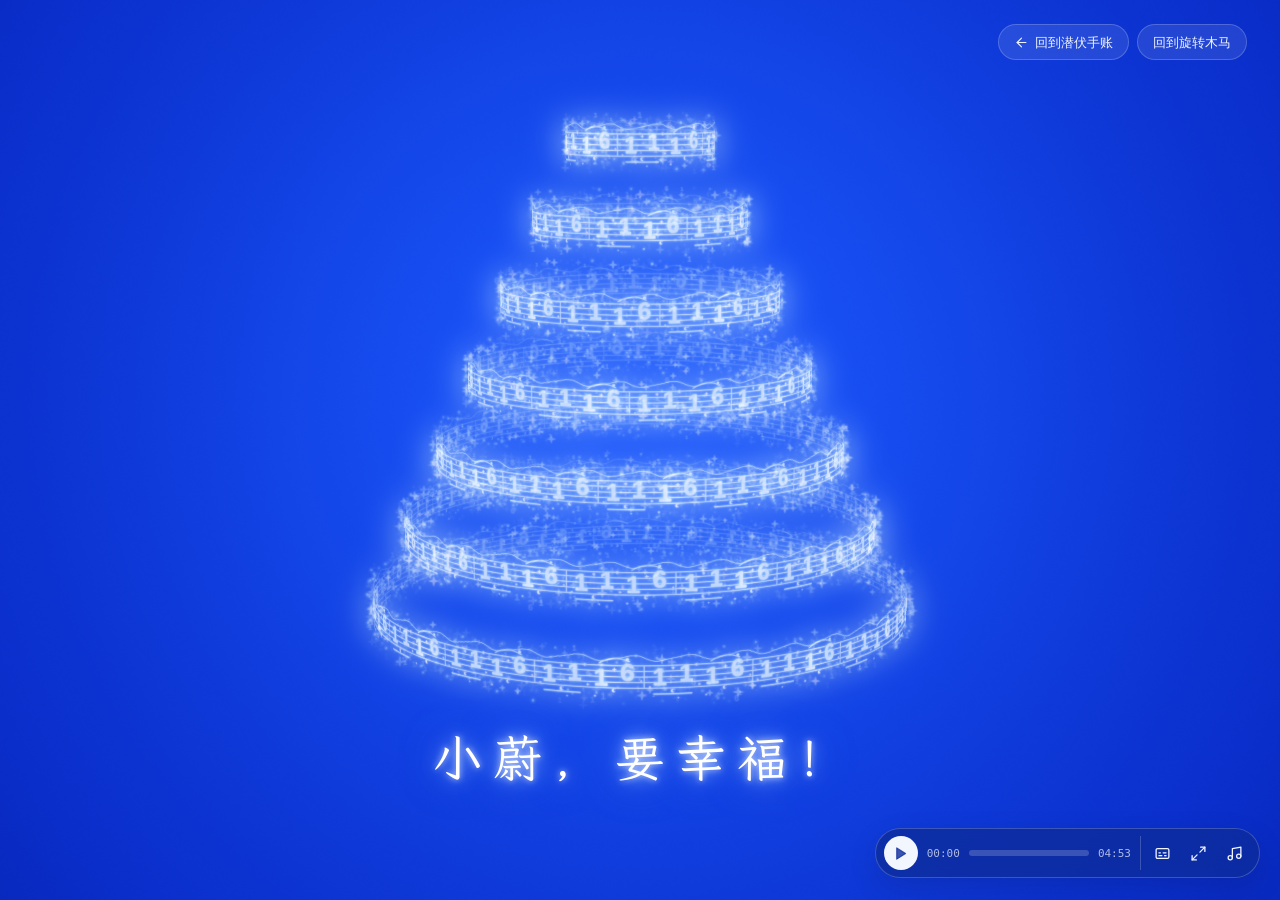
<file: credits.html>
<!doctype html>
<html lang="zh-CN">
<head>
<meta charset="utf-8">
<script>if (window.top === window.self && !/[?&]solo/.test(location.search)) location.replace('index.html#credits');</script>

<meta name="viewport" content="width=device-width, initial-scale=1, viewport-fit=cover">
<title>小蔚，要幸福！ · 游园灯</title>
<link rel="icon" href="assets/favicon.svg" type="image/svg+xml">
<link rel="stylesheet" href="css/style.css">
<link rel="stylesheet" href="css/cake.css">
</head>
<body>
<main class="cake-page">
  <!-- 五线谱绕成的蛋糕，见 js/cake-show.js；点画面可以从头再放一遍 -->
  <canvas class="cake-gl" id="cakeGl" aria-label="一个由五线谱绕成的蛋糕，谱子上的音符都是 1 1 1 6，最后化成一颗旋转的光点菱形。点一下可以从头再看。"></canvas>
  <h1 class="cake-words" id="cakeWords">小蔚，要幸福！</h1>

  <nav class="cake-nav" aria-label="页面导航">
    <a class="cake-pill" href="qianfu.html"><svg xmlns="http://www.w3.org/2000/svg" width="24" height="24" viewBox="0 0 24 24" fill="none" stroke="currentColor" stroke-width="2" stroke-linecap="round" stroke-linejoin="round" aria-hidden="true"><path d="m12 19-7-7 7-7"/><path d="M19 12H5"/></svg>回到潜伏手账</a>
    <a class="cake-pill" href="carousel.html">回到旋转木马</a>
  </nav>
</main>
<script type="module" src="js/cake-show.js"></script>
</body>
</html>
</file>
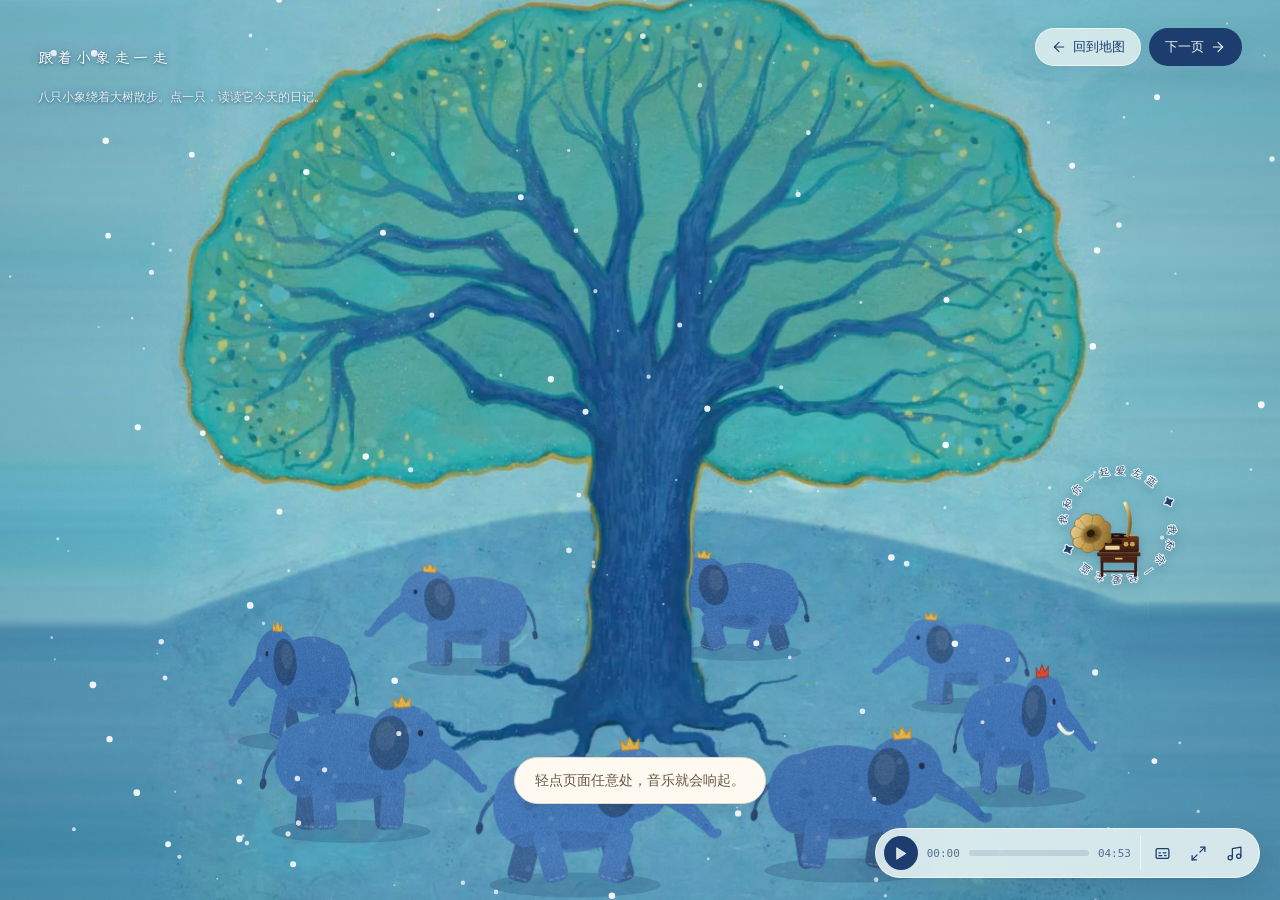
<file: elephants.html>
<!doctype html>
<html lang="zh-CN">
<head>
<meta charset="utf-8">
<script>if (window.top === window.self && !/[?&]solo/.test(location.search)) location.replace('index.html#elephants');</script>

<meta name="viewport" content="width=device-width, initial-scale=1, viewport-fit=cover">
<title>跟着小象走一走 · 游园灯</title>
<link rel="icon" href="assets/favicon.svg" type="image/svg+xml">
<link rel="preload" href="assets/grove-bg.jpg" as="image">
<link rel="stylesheet" href="css/style.css">
<link rel="stylesheet" href="css/grove.css">
</head>
<body>
<main class="grove" id="grove">
  <canvas class="grove-canvas" id="groveCanvas" aria-hidden="true"></canvas>
  <canvas class="snow-canvas" id="snowCanvas" aria-hidden="true"></canvas>

  <header class="grove-head">
    <h1 class="grove-title">跟着小象走一走</h1>
    <p class="grove-sub">八只小象绕着大树散步。点一只，读读它今天的日记。</p>
  </header>

  <nav class="grove-nav" aria-label="页面导航">
    <a class="nav-pill" href="map.html"><svg xmlns="http://www.w3.org/2000/svg" width="24" height="24" viewBox="0 0 24 24" fill="none" stroke="currentColor" stroke-width="2" stroke-linecap="round" stroke-linejoin="round" aria-hidden="true"><path d="m12 19-7-7 7-7"/><path d="M19 12H5"/></svg>回到地图</a>
    <a class="nav-pill next" href="qianfu.html">下一页<svg xmlns="http://www.w3.org/2000/svg" width="24" height="24" viewBox="0 0 24 24" fill="none" stroke="currentColor" stroke-width="2" stroke-linecap="round" stroke-linejoin="round" aria-hidden="true"><path d="M5 12h14"/><path d="m12 5 7 7-7 7"/></svg></a>
  </nav>

  <!-- 小象右边的小唱片机：一圈字绕着它慢慢转，点它进入第四页“潜伏手账”。位置由 grove-app.js 按画面算出来。 -->
  <a class="gramo" id="zuolanTag" href="qianfu.html" aria-label="我和你一起爱左蓝：去第四页，潜伏手账">
    <svg viewBox="0 0 160 160" aria-hidden="true">
      <defs>
        <path id="gramoRing" d="M80 80m-64 0a64 64 0 1 1 128 0a64 64 0 1 1-128 0"/>
        <linearGradient id="gBrass" x1="0" y1="0" x2="1" y2="1">
          <stop offset="0" stop-color="#f4e2a8"/><stop offset=".45" stop-color="#c8a254"/><stop offset="1" stop-color="#7a5a22"/>
        </linearGradient>
        <radialGradient id="gThroat" cx=".55" cy=".6" r=".6">
          <stop offset="0" stop-color="#3a2a10"/><stop offset=".6" stop-color="#8a6a2c"/><stop offset="1" stop-color="#d9bd78"/>
        </radialGradient>
        <linearGradient id="gWood" x1="0" x2="0" y1="0" y2="1">
          <stop offset="0" stop-color="#6a3520"/><stop offset="1" stop-color="#3a1a0e"/>
        </linearGradient>
      </defs>
      <g class="gramo-ring">
        <text><textPath href="#gramoRing" textLength="380" lengthAdjust="spacing">我和你一起爱左蓝 ✦ 我和你一起爱左蓝 ✦</textPath></text>
      </g>
      <g class="gramo-body">
        <!-- 小方桌 -->
        <rect x="54" y="114" width="54" height="5" rx="1.5" fill="url(#gWood)"/>
        <rect x="58" y="119" width="46" height="8" fill="#4a2214"/>
        <rect x="76" y="121" width="10" height="2" rx="1" fill="#d6b56a"/>
        <path d="M60 127v16M102 127v16" stroke="#3a1a0e" stroke-width="3.4" stroke-linecap="round"/>
        <path d="M60 138h42" stroke="#3a1a0e" stroke-width="2"/>
        <!-- 机身 -->
        <rect x="56" y="94" width="50" height="20" rx="2" fill="url(#gWood)"/>
        <rect x="61" y="98" width="24" height="6" rx="1" fill="#2a120a"/>
        <rect x="64" y="106" width="18" height="5" rx="1" fill="#e8d39a"/>
        <circle cx="90" cy="104" r="3" fill="#c8a254"/><circle cx="98" cy="104" r="3" fill="#c8a254"/>
        <!-- 唱片和唱臂 -->
        <ellipse class="gramo-disc" cx="78" cy="93.5" rx="17" ry="3.2" fill="#141414"/>
        <ellipse cx="78" cy="93.5" rx="4" ry="1" fill="#b5302a"/>
        <path d="M102 92l-14 1.5" stroke="#c8a254" stroke-width="1.6" stroke-linecap="round"/>
        <!-- 喇叭：铜管从机身后面弯上来，喇叭口像一朵花 -->
        <path d="M92 93C97 80 95 62 89 53" fill="none" stroke="url(#gBrass)" stroke-width="4.6" stroke-linecap="round"/>
        <g class="gramo-horn" transform="rotate(-28 64 48)">
          <path d="M84 64 C76 58 72 54 70 50" fill="none" stroke="url(#gBrass)" stroke-width="7" stroke-linecap="round"/>
          <path fill="url(#gBrass)" stroke="#8a6a2c" stroke-width=".8" d="
            M64 22 C70 18 78 20 80 27 C87 26 92 32 90 39 C96 42 96 51 90 54
            C91 61 84 66 78 63 C75 70 66 71 62 65 C55 68 48 63 49 56
            C42 54 40 45 46 41 C43 34 48 27 55 28 C56 22 60 20 64 22 Z"/>
          <ellipse cx="68" cy="45" rx="15" ry="13" fill="url(#gThroat)"/>
          <path d="M68 45L64 23M68 45L80 28M68 45L90 40M68 45L89 55M68 45L77 63M68 45L62 65M68 45L49 56M68 45L46 41M68 45L55 28" stroke="#8a6a2c" stroke-width=".7" opacity=".7"/>
          <ellipse cx="68" cy="45" rx="5" ry="4.4" fill="#2a1d08"/>
        </g>
      </g>
    </svg>
  </a>

  <!-- 每只小象上面有一个透明按钮，跟着它一起走，可以点、也可以用 Tab 键选中。 -->
  <div class="herd" id="herd" role="group" aria-label="八只小象"></div>

  <output class="grove-loading" id="groveLoading">小象们正在排队…</output>
</main>

<div class="diary-root" id="diaryRoot" hidden>
  <div class="diary-veil" data-close></div>
  <div class="diary-wrap">
    <article class="diary" id="diary" role="dialog" aria-modal="true" aria-labelledby="diaryName">
      <p class="diary-tab"><i class="tab-crown" id="tabCrown" aria-hidden="true"></i><span id="diaryName"></span></p>
      <button type="button" class="diary-close" data-close aria-label="合上日记"><svg xmlns="http://www.w3.org/2000/svg" width="24" height="24" viewBox="0 0 24 24" fill="none" stroke="currentColor" stroke-width="2" stroke-linecap="round" stroke-linejoin="round" aria-hidden="true"><path d="M18 6 6 18"/><path d="m6 6 12 12"/></svg></button>
      <div class="diary-page" id="diaryPage">
        <div class="diary-paper" id="diaryPaper"></div>
        <figure class="diary-photo" id="diaryPhoto"></figure>
      </div>
    </article>
    <nav class="diary-pager" aria-label="翻日记">
      <button type="button" id="diaryPrev"><svg xmlns="http://www.w3.org/2000/svg" width="24" height="24" viewBox="0 0 24 24" fill="none" stroke="currentColor" stroke-width="2" stroke-linecap="round" stroke-linejoin="round" aria-hidden="true"><path d="m15 18-6-6 6-6"/></svg>前一篇</button>
      <span id="diaryCount">1 / 2</span>
      <button type="button" id="diaryNext">后一篇<svg xmlns="http://www.w3.org/2000/svg" width="24" height="24" viewBox="0 0 24 24" fill="none" stroke="currentColor" stroke-width="2" stroke-linecap="round" stroke-linejoin="round" aria-hidden="true"><path d="m9 18 6-6-6-6"/></svg></button>
    </nav>
  </div>
</div>

<script type="module" src="js/grove-app.js"></script>
</body>
</html>
</file>
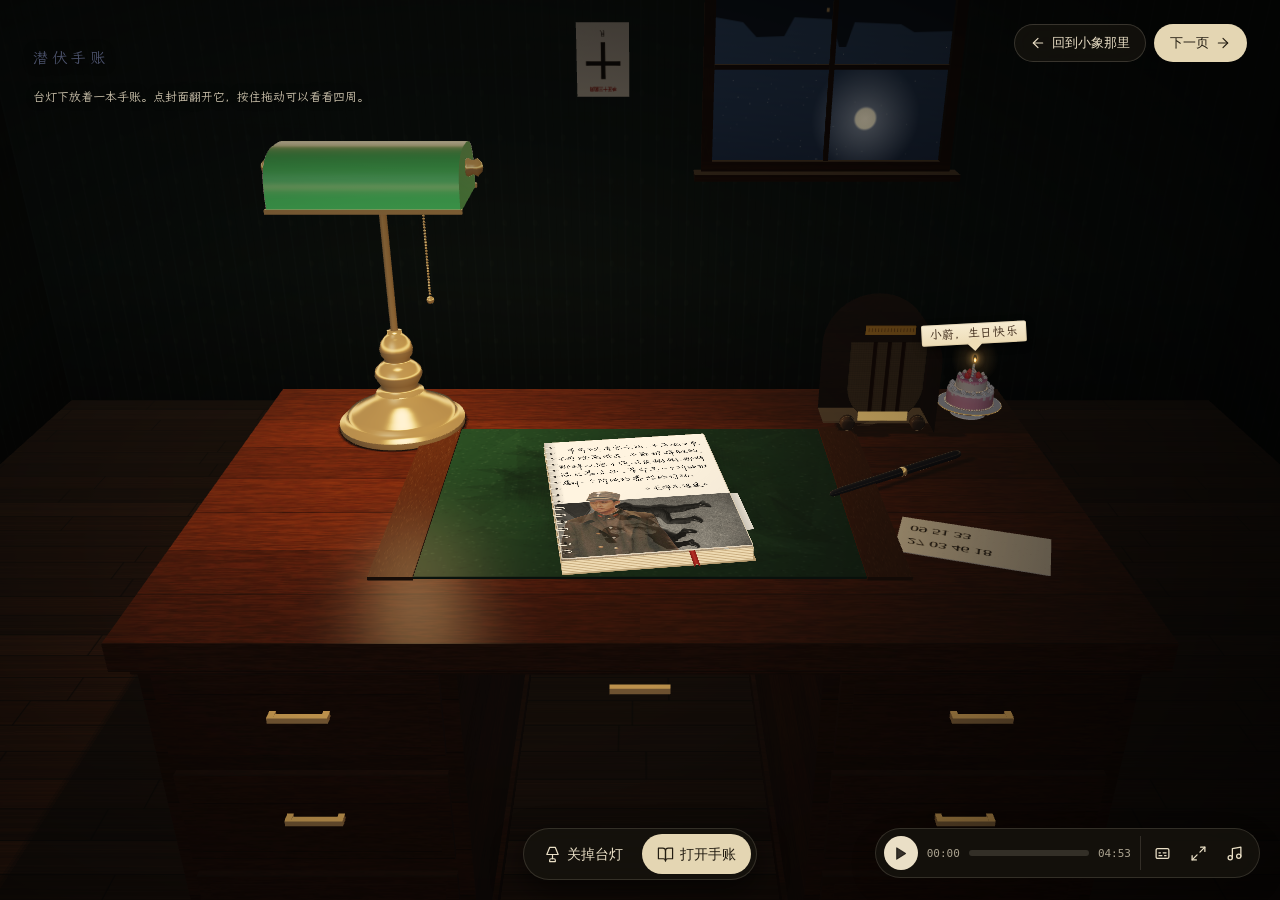
<file: qianfu.html>
<!doctype html>
<html lang="zh-CN">
<head>
<meta charset="utf-8">
<script>if (window.top === window.self && !/[?&]solo/.test(location.search)) location.replace('index.html#qianfu');</script>

<meta name="viewport" content="width=device-width, initial-scale=1, viewport-fit=cover">
<title>潜伏手账 · 游园灯</title>
<link rel="icon" href="assets/favicon.svg" type="image/svg+xml">
<link rel="preload" href="assets/qianfu/page-left.jpg" as="image">
<link rel="preload" href="assets/qianfu/page-right.jpg" as="image">
<link rel="stylesheet" href="css/style.css">
<link rel="stylesheet" href="css/qianfu.css">
<link rel="prefetch" href="credits.html">
<link rel="prefetch" href="js/cake-show.js">
</head>
<body>
<main class="qf" id="qf" data-lamp="on" data-book="closed" data-spread="0">

  <!-- 三维的书房：合上手账时按住拖动可以环顾四周，点台灯可以开关。单位是 --u（手账一页宽 500u） -->
  <div class="stage" id="stage">
    <!-- 书房（墙、书桌、台灯、收音机）画在这块画布上，有真正的光照和阴影，见 js/study-gl.js -->
    <canvas class="gl" id="gl" aria-hidden="true"></canvas>
    <div class="cam" id="cam">
      <div class="pose" id="pose">
        <div class="book" id="book">
        <!-- 封底：内面是“人物关系”页 -->
        <!-- 左半边的书页和封面（翻开后才看得到） -->
        <div class="board-left" aria-hidden="true">
          <i class="back-cover"></i><i class="edge edge-l"></i><i class="edge edge-t"></i><i class="edge edge-b"></i>
        </div>
        <div class="coil" id="coil" aria-hidden="true"></div>
        <div class="board" id="board">
          <i class="back-cover" aria-hidden="true"></i>
          <i class="edge edge-r" aria-hidden="true"></i><i class="edge edge-t" aria-hidden="true"></i><i class="edge edge-b" aria-hidden="true"></i>
          <i class="ribbon" aria-hidden="true"></i>
          <section class="page kraft chart" id="chart" aria-label="人物关系">
            <!-- 藏在关系图后面的一枚指纹：每看一个人的说明，就显出一块（js/qianfu-app.js） -->
            <div class="print" id="print" aria-hidden="true"><canvas class="print-ink" id="printInk"></canvas></div>
            <button type="button" class="print print-hit" id="printHit" aria-label="指纹：还没有显完整"></button>
            <p class="strip chart-title">人物关系</p>
            <svg class="chart-lines" id="chartLines" viewBox="0 0 100 100" preserveAspectRatio="none" aria-hidden="true"></svg>
            <div class="chart-nodes" id="chartNodes"></div>
            <p class="stamp" aria-hidden="true">绝密</p>
            <p class="stamp stamp-open" aria-hidden="true">已解密</p>
            <p class="print-meter" id="printMeter" aria-live="polite"></p>
            <i class="washi w1" aria-hidden="true"></i><i class="washi w2" aria-hidden="true"></i>
          </section>
        </div>

        <!-- 第二张纸：正面是《深海》，背面贴着左蓝 -->
        <div class="leaf" id="leaf1">
          <div class="face front page photo-page right-side" id="faceLyrics">
            <img src="assets/qianfu/page-right.jpg" alt="" width="1240" height="1708" draggable="false">
            <svg class="clip" viewBox="0 0 24 60" aria-hidden="true"><path d="M8 52V12a6 6 0 0 1 12 0v40a9 9 0 0 1-18 0V18" fill="none" stroke="#b9bcc0" stroke-width="2.4" stroke-linecap="round"/></svg>
            <button type="button" class="hot whole" data-photo="lyrics" aria-label="看大图：右页《深海》"></button>
          </div>
          <div class="face back page kraft poster-page left-side" id="facePoster">
            <i class="tape" aria-hidden="true"></i>
            <button type="button" class="poster" data-photo="zuolan" aria-label="看大图：左蓝的海报">
              <img src="assets/qianfu/zuolan.jpg" alt="" width="1080" height="2295" draggable="false" loading="lazy">
            </button>
            <i class="tape tape2" aria-hidden="true"></i>
            <button type="button" class="poster note" data-photo="note" aria-label="看大图：写着一段话的旧照片">
              <img src="assets/qianfu/note-wanqiu.jpg" alt="" width="1196" height="1576" draggable="false" loading="lazy">
            </button>
            <button type="button" class="poster portrait" data-photo="zuolan-photo" aria-label="看大图：左蓝的旧照">
              <img src="assets/qianfu/zuolan-photo.jpg" alt="" width="1440" height="960" draggable="false" loading="lazy">
            </button>
            <i class="tape tape3" aria-hidden="true"></i>
          </div>
        </div>

        <!-- 第一张纸：正面是扉页（白纸，右边一个索引签），背面是《深海》拼贴页的左页 -->
        <div class="leaf" id="leafA">
          <div class="face front page blank-page right-side" id="faceBlank">
            <img src="assets/qianfu/inner-white.jpg" alt="" width="820" height="1170" draggable="false">
            <i class="tab" aria-hidden="true"></i>
            <!-- 扉页：剧组全家福（照片四角用黑色相角固定） -->
            <p class="strip group-title">剧组全家福</p>
            <button type="button" class="poster group-photo" data-photo="group" aria-label="看大图：《潜伏》剧组全家福">
              <img src="assets/qianfu/group.jpg" alt="" width="1800" height="1052" draggable="false" loading="lazy">
              <i class="corner tl" aria-hidden="true"></i><i class="corner tr" aria-hidden="true"></i><i class="corner bl" aria-hidden="true"></i><i class="corner br" aria-hidden="true"></i>
            </button>
            <p class="group-note">照片上的红字，是剧组的亲笔签名。</p>
          </div>
          <div class="face back page photo-page left-side" id="faceCollage">
            <img src="assets/qianfu/page-left.jpg" alt="" width="1240" height="1708" draggable="false">
            <!-- 三张剧照的位置，按百分比 -->
            <button type="button" class="hot" data-photo="still-1" style="left:50.5%;top:5.7%;width:34.9%;height:28.6%" aria-label="看大图：左页第一张剧照"></button>
            <button type="button" class="hot" data-photo="still-2" style="left:11.3%;top:43.1%;width:38.7%;height:18.4%" aria-label="看大图：左页第二张剧照"></button>
            <button type="button" class="hot" data-photo="still-3" style="left:26.7%;top:61%;width:38.8%;height:18.1%" aria-label="看大图：左页第三张剧照"></button>
          </div>
        </div>

        <!-- 封面：正面是手写的那张拼贴，背面是牛皮纸内封 -->
        <div class="leaf cover" id="leaf0">
          <div class="face front cover-face" id="faceCover">
            <img class="cover-art" src="assets/qianfu/cover.jpg" alt="" width="1440" height="1886" draggable="false">
            <i class="cover-holes" aria-hidden="true"></i>
            <button type="button" class="cover-hit" id="coverHit" aria-label="打开手账"></button>
          </div>
          <div class="face back page kraft-cover left-side" id="faceKraft">
            <img src="assets/qianfu/inner-kraft.jpg" alt="" width="820" height="1170" draggable="false">
          </div>
        </div>
        </div>

        </div>
      </div>
    </div>
  </div>
  <i class="probe" id="probe" aria-hidden="true"></i>

  <!-- 书桌右后角的小蛋糕（模型在 js/study-gl.js）：这一层只放跳动的火苗、小字条和点击区域，位置跟着镜头算 -->
  <div class="cake-layer" id="cakeLayer">
    <a class="cake-hit" id="cakeHit" href="credits.html" aria-label="小蔚，生日快乐。点小蛋糕去下一页">
      <span class="cake-glow" aria-hidden="true"></span>
      <span class="cake-flame" aria-hidden="true"><i></i></span>
      <span class="cake-smoke" aria-hidden="true"><i></i><i></i><i></i></span>
    </a>
    <span class="cake-tag" id="cakeTag" aria-hidden="true">小蔚，生日快乐</span>
  </div>

  <!-- 灯光：开灯时一圈暖光，关灯时只剩窗外的月光 -->
  <div class="light-vignette" aria-hidden="true"></div>
  <div class="light-dark" aria-hidden="true"></div>

  <header class="qf-head">
    <h1 class="qf-title">潜伏手账</h1>
    <p class="qf-sub" id="qfSub">台灯下放着一本手账。点封面翻开它，按住拖动可以看看四周。</p>
  </header>

  <nav class="qf-nav" aria-label="页面导航">
    <a class="qf-pill" href="elephants.html"><svg xmlns="http://www.w3.org/2000/svg" width="24" height="24" viewBox="0 0 24 24" fill="none" stroke="currentColor" stroke-width="2" stroke-linecap="round" stroke-linejoin="round" aria-hidden="true"><path d="m12 19-7-7 7-7"/><path d="M19 12H5"/></svg><span>回到小象那里</span></a>
    <a class="qf-pill next" href="credits.html"><span>下一页</span><svg xmlns="http://www.w3.org/2000/svg" width="24" height="24" viewBox="0 0 24 24" fill="none" stroke="currentColor" stroke-width="2" stroke-linecap="round" stroke-linejoin="round" aria-hidden="true"><path d="M5 12h14"/><path d="m12 5 7 7-7 7"/></svg></a>
  </nav>

  <div class="qf-tools" role="toolbar" aria-label="手账操作">
    <button type="button" class="qf-tool" id="tLamp">
      <svg xmlns="http://www.w3.org/2000/svg" width="24" height="24" viewBox="0 0 24 24" fill="none" stroke="currentColor" stroke-width="2" stroke-linecap="round" stroke-linejoin="round" aria-hidden="true"><path d="M8 2h8l4 10H4L8 2Z"/><path d="M12 12v6"/><path d="M8 22v-2c0-1.1.9-2 2-2h4a2 2 0 0 1 2 2v2H8Z"/></svg>
      <span id="tLampText">关掉台灯</span>
    </button>
    <button type="button" class="qf-tool" id="tPrev" hidden>
      <svg xmlns="http://www.w3.org/2000/svg" width="24" height="24" viewBox="0 0 24 24" fill="none" stroke="currentColor" stroke-width="2" stroke-linecap="round" stroke-linejoin="round" aria-hidden="true"><path d="m15 18-6-6 6-6"/></svg>
      <span>往前翻</span>
    </button>
    <button type="button" class="qf-tool main" id="tBook">
      <svg xmlns="http://www.w3.org/2000/svg" width="24" height="24" viewBox="0 0 24 24" fill="none" stroke="currentColor" stroke-width="2" stroke-linecap="round" stroke-linejoin="round" aria-hidden="true"><path d="M2 3h6a4 4 0 0 1 4 4v14a3 3 0 0 0-3-3H2z"/><path d="M22 3h-6a4 4 0 0 0-4 4v14a3 3 0 0 1 3-3h7z"/></svg>
      <span id="tBookText">打开手账</span>
    </button>
    <button type="button" class="qf-tool" id="tNext" hidden>
      <span>往后翻</span>
      <svg xmlns="http://www.w3.org/2000/svg" width="24" height="24" viewBox="0 0 24 24" fill="none" stroke="currentColor" stroke-width="2" stroke-linecap="round" stroke-linejoin="round" aria-hidden="true"><path d="m9 18 6-6-6-6"/></svg>
    </button>
  </div>
</main>

<!-- 大图和人物说明 -->
<div class="qf-lightbox" id="lb" hidden>
  <div class="lb-veil" data-close></div>
  <div class="lb-body" role="dialog" aria-modal="true" aria-labelledby="lbTitle">
    <figure class="lb-figure" id="lbFigure">
      <img id="lbImg" alt="">
    </figure>
    <aside class="lb-notes" id="lbNotes">
      <h2 class="lb-title" id="lbTitle"></h2>
      <p class="lb-caption" id="lbCaption"></p>
      <div class="lb-people" id="lbPeople"></div>
    </aside>
    <nav class="lb-pager" aria-label="切换">
      <button type="button" id="lbPrev"><svg xmlns="http://www.w3.org/2000/svg" width="24" height="24" viewBox="0 0 24 24" fill="none" stroke="currentColor" stroke-width="2" stroke-linecap="round" stroke-linejoin="round" aria-hidden="true"><path d="m15 18-6-6 6-6"/></svg><span id="lbPrevText">上一张</span></button>
      <span id="lbCount">1 / 5</span>
      <button type="button" id="lbNext"><span id="lbNextText">下一张</span><svg xmlns="http://www.w3.org/2000/svg" width="24" height="24" viewBox="0 0 24 24" fill="none" stroke="currentColor" stroke-width="2" stroke-linecap="round" stroke-linejoin="round" aria-hidden="true"><path d="m9 18 6-6-6-6"/></svg></button>
    </nav>
    <button type="button" class="lb-close" data-close aria-label="关闭大图"><svg xmlns="http://www.w3.org/2000/svg" width="24" height="24" viewBox="0 0 24 24" fill="none" stroke="currentColor" stroke-width="2" stroke-linecap="round" stroke-linejoin="round" aria-hidden="true"><path d="M18 6 6 18"/><path d="m6 6 12 12"/></svg></button>
  </div>
</div>

<script type="module" src="js/qianfu-app.js"></script>
</body>
</html>
</file>
<file: css/cake.css>
/* 第五页：五线谱蛋糕。整页是一块发光的蓝，蛋糕在中上，下面一行白字。 */
html, body { height: 100%; }
body { margin: 0; background: #0b2fb8; overflow: hidden; }
.cake-page { position: relative; height: 100svh; min-height: 420px; overflow: hidden; color: #fff; }
.cake-gl { position: absolute; inset: 0; width: 100%; height: 100%; display: block; cursor: pointer; touch-action: manipulation; }
.no-gl .cake-page { background: radial-gradient(ellipse at 50% 45%, #1f55f2, #0a2ca8 70%); }

.cake-words {
  position: absolute; left: 50%; top: var(--words-top, 78%); transform: translate(-50%, 10px); margin: 0;
  width: max-content; max-width: 92vw; text-align: center; pointer-events: none;
  font-family: WenKai, 'Kaiti SC', 'STKaiti', KaiTi, serif; font-weight: 400;
  font-size: clamp(26px, 4.4vw, 50px); letter-spacing: .22em; text-indent: .22em; line-height: 1.3; color: #fff;
  text-shadow: 0 0 6px #ffffffb0, 0 0 18px #9fc4ff, 0 0 42px #6f9dff99;
  opacity: 0; transition: opacity 1.6s ease, transform 1.6s cubic-bezier(.2, .8, .2, 1);
}
.cake-words.show { opacity: 1; transform: translate(-50%, 0); }

.cake-nav { position: absolute; z-index: 2; right: clamp(14px, 2.6vw, 44px); top: 24px; display: flex; gap: 8px; }
.cake-pill {
  display: inline-flex; align-items: center; gap: 6px; height: 36px; padding: 0 15px; border-radius: 20px;
  font: 13px/1 -apple-system, BlinkMacSystemFont, 'PingFang SC', 'Microsoft YaHei', sans-serif; color: #eef4ff;
  background: #ffffff1a; border: 1px solid #ffffff33; -webkit-backdrop-filter: blur(10px); backdrop-filter: blur(10px);
  transition: background .2s;
}
.cake-pill svg { width: 15px; height: 15px; stroke-width: 1.8; }
.cake-pill:hover { background: #ffffff30; }
.cake-pill:focus-visible { outline: 2px solid #fff; outline-offset: 2px; }
@media (max-width: 760px) {
  .cake-nav { top: auto; right: auto; left: 50%; bottom: max(14px, env(safe-area-inset-bottom)); transform: translateX(-50%); }
}
@media (prefers-reduced-motion: reduce) { .cake-words { transition: opacity .3s; } }
</file>
<file: css/grove.css>
/* 第三页：大树下的小象。画面就是那幅水彩，界面尽量退后；日记像从本子里撕下来的一页，配一张旧相片。 */
@font-face {
  font-family: 'LongCang';
  font-style: normal;
  font-weight: 400;
  font-display: swap;
  src: url('../assets/fonts/longcang-diary.woff2') format('woff2');
}

.grove {
  --sky: #80c2cf; --hill: #5a9fbd; --ink-blue: #1c3d6e; --gold: #e0b146; --paper: #e8ece2; --pen: #2b3035;
  position: relative; overflow: hidden; height: 100svh; min-height: 520px;
  background: var(--sky); color: var(--ink-blue);
}
.grove-canvas { position: absolute; inset: 0; width: 100%; height: 100%; }

.grove-head {
  position: absolute; z-index: 3; left: clamp(16px, 3vw, 52px); top: 30px; max-width: min(420px, 60vw); pointer-events: none;
  color: #fff; text-shadow: 0 1px 3px #12305a99, 0 0 12px #12305a55;
}
.grove-title {
  font-family: WenKai, 'Kaiti SC', 'STKaiti', 'KaiTi', serif; font-weight: 400;
  font-size: 15px; line-height: 1.3; letter-spacing: 4px; color: inherit;
}
.grove-sub { margin-top: 3px; font-size: 12px; line-height: 1.6; color: #eef6f5; opacity: .9; }

.grove-nav { position: absolute; z-index: 3; right: clamp(16px, 3vw, 48px); top: 28px; display: flex; gap: 8px; }
.grove .nav-pill {
  display: inline-flex; align-items: center; gap: 6px; height: 38px; padding: 0 15px; border-radius: 24px;
  font-size: 13px; color: var(--ink-blue); background: #e9f4f3cc; border: 1px solid #ffffff99;
  -webkit-backdrop-filter: blur(20px); backdrop-filter: blur(20px); box-shadow: 0 6px 20px #1c3d6e14;
  transition: background .2s;
}
.grove .nav-pill svg { width: 16px; height: 16px; stroke-width: 1.6; }
.grove .nav-pill:hover { background: #ffffffd9; }
.grove .nav-pill.next { background: #1c3d6e; color: #eef6f5; border-color: transparent; }
.grove .nav-pill.next:hover { background: #26508c; }

.grove-loading {
  position: absolute; z-index: 4; left: 50%; top: 50%; transform: translate(-50%, -50%);
  padding: 10px 18px; border-radius: 20px; font-size: 14px; color: var(--ink-blue); background: #e9f4f3e6;
}
.grove-loading:empty { display: none; }

/* 跟着小象走的透明按钮，悬停或选中时露出名字。 */
.herd { position: absolute; inset: 0; z-index: 2; pointer-events: none; }
.calf {
  position: absolute; left: 0; top: 0; pointer-events: auto; border-radius: 45%;
  background: transparent; cursor: pointer; will-change: transform;
}
.calf:focus-visible { outline: 2px dashed #fff8dd; outline-offset: 2px; }
.calf-tag {
  position: absolute; left: 50%; bottom: 100%; transform: translate(-50%, 4px); white-space: nowrap;
  padding: 3px 12px 2px; border-radius: 4px; background: var(--paper); color: var(--pen);
  font-family: LongCang, WenKai, 'Kaiti SC', 'KaiTi', cursive; font-size: 21px; line-height: 1.3;
  box-shadow: 0 4px 14px #12305a33; opacity: 0; pointer-events: none; transition: opacity .2s, transform .2s;
}
.calf-tag::after {
  content: ''; position: absolute; left: 50%; top: 100%; width: 8px; height: 8px; margin: -4px 0 0 -4px;
  background: var(--paper); transform: rotate(45deg);
}
.calf:hover .calf-tag, .calf:focus-visible .calf-tag { opacity: 1; transform: translate(-50%, -2px) rotate(-2deg); }

@media (max-width: 700px) {
  .grove-head { top: 14px; left: 14px; right: 14px; max-width: none; }
  .grove-title { font-size: 14px; letter-spacing: 3px; }
  .grove-sub { font-size: 11px; }
  .grove-nav { top: auto; bottom: max(16px, env(safe-area-inset-bottom)); left: 50%; right: auto; transform: translateX(-50%); }
  .grove .nav-pill { height: 36px; padding: 0 14px; white-space: nowrap; }
}

/* ---------- 日记 ---------- */
.diary-root { position: fixed; inset: 0; z-index: 30; display: grid; place-items: center; padding: 16px; }
.diary-veil { position: absolute; inset: 0; background: #0f2440a6; animation: veil-in .3s ease-out; }
@keyframes veil-in { from { opacity: 0; } }
.diary-wrap {
  position: relative; display: flex; flex-direction: column; align-items: center; gap: 12px;
  width: min(440px, 100%); max-height: 100%;
}
.diary {
  position: relative; width: 100%; min-height: 0; display: flex; flex-direction: column;
  border-radius: 3px; background: var(--paper, #e8ece2); color: var(--pen, #2b3035);
  box-shadow: 0 30px 70px #06142a66, 0 2px 6px #06142a33;
  transform: rotate(-1deg); animation: diary-in .45s cubic-bezier(.2, .9, .3, 1.1);
}
@keyframes diary-in { from { opacity: 0; transform: translateY(26px) rotate(3deg) scale(.96); } }
.diary.turn { animation: diary-turn .4s ease-out; }
@keyframes diary-turn { from { opacity: .2; transform: rotate(-1deg) translateX(14px); } }

/* 标签：从本子上方探出来的一截。 */
.diary-tab {
  position: absolute; left: 22px; bottom: 100%; display: flex; align-items: center; gap: 7px;
  padding: 5px 14px 3px; border-radius: 6px 6px 0 0; background: #1c3d6e; color: #f3f1e6;
  font-family: LongCang, WenKai, 'Kaiti SC', 'KaiTi', cursive; font-size: 20px; line-height: 1.25;
}
.tab-crown { display: block; width: 16px; height: 12px; background: #e0b146; clip-path: polygon(0 100%, 0 25%, 26% 62%, 50% 0, 74% 62%, 100% 25%, 100% 100%); }
.tab-crown.red { background: #e2533b; }
.diary-close {
  position: absolute; z-index: 2; top: 8px; right: 8px; width: 34px; height: 34px; border-radius: 50%;
  display: grid; place-items: center; color: #4c555b; background: #e8ece2cc; transition: background .2s;
}
.diary-close:hover { background: #d9dfd4; }
.diary-close svg { width: 18px; height: 18px; }

.diary-page { overflow-y: auto; overscroll-behavior: contain; border-radius: 3px; scrollbar-width: thin; }

/* 横线纸：行高和横线间距一致，字落在线上。 */
.diary-paper {
  --lh: 34px;
  position: relative; padding: 22px 30px 14px;
  font-family: LongCang, 'Kaiti SC', 'STKaiti', 'KaiTi', cursive; font-size: 23px; line-height: var(--lh);
  background:
    radial-gradient(ellipse at 50% 0%, #f2f4ec 0%, transparent 70%),
    repeating-linear-gradient(to bottom, transparent 0 calc(var(--lh) - 1px), #9aa79c55 calc(var(--lh) - 1px) var(--lh)),
    linear-gradient(to bottom, #e9ede3, #dfe5da);
  background-position: 0 0, 0 22px, 0 0;
  color: var(--pen, #2b3035);
}
.diary-paper p { margin: 0; overflow-wrap: anywhere; }
.d-date, .d-no { text-align: center; }
.d-no { margin-bottom: var(--lh); }
.d-sign { text-align: right; padding-right: .5em; }
.d-label { color: #3b4f68; }
.ch { display: inline-block; opacity: 0; transform: translateY(var(--y, 0)) rotate(var(--r, 0deg)); transition: opacity .28s ease-out; }
.ch.on { opacity: var(--o, 1); }

.diary-photo { position: relative; aspect-ratio: 16 / 10; background: #3c5a64; overflow: hidden; }
.diary-photo canvas, .diary-photo img { display: block; width: 100%; height: 100%; object-fit: cover; }
.diary-photo > * { animation: photo-in 1.2s ease-out both; }
@keyframes photo-in { from { opacity: 0; filter: brightness(1.6) saturate(.4); } }

.diary-pager {
  display: flex; align-items: center; gap: 6px; padding: 4px; border-radius: 22px;
  background: #eef5f3e6; color: #1c3d6e; font-size: 13px; box-shadow: 0 8px 24px #06142a40;
}
.diary-pager button {
  display: inline-flex; align-items: center; gap: 4px; height: 34px; padding: 0 14px; border-radius: 18px;
  font-size: 13px; transition: background .2s;
}
.diary-pager button svg { width: 15px; height: 15px; }
.diary-pager button:hover:not(:disabled) { background: #1c3d6e14; }
.diary-pager button:disabled { opacity: .35; cursor: default; }
.diary-pager span { min-width: 3.2em; text-align: center; font-variant-numeric: tabular-nums; color: #4d6580; }

@media (max-width: 480px) {
  .diary-paper { --lh: 31px; font-size: 21px; padding: 18px 20px 10px; background-position: 0 0, 0 18px, 0 0; }
  .diary { transform: none; }
}
@media (prefers-reduced-motion: reduce) {
  .diary, .diary.turn, .diary-veil, .diary-photo > * { animation: none; }
  .ch { transition: none; }
}

/* ---------- 一直在下的雪 ---------- */
.snow-canvas { position: absolute; inset: 0; z-index: 2; width: 100%; height: 100%; pointer-events: none; }

/* ---------- 去第四页的小唱片机 ---------- */
/* 一台很小的留声机，外面绕着一圈字，慢慢转着，不抢小象的戏。 */
.gramo {
  position: absolute; z-index: 3; left: 0; top: 0; width: clamp(116px, 10vw, 150px); aspect-ratio: 1;
  transform: translate(var(--tx, -999px), var(--ty, 0)); opacity: 0; transition: opacity .5s;
  border-radius: 50%; text-decoration: none;
}
.gramo.ready { opacity: 1; }
.gramo svg { width: 100%; height: 100%; overflow: visible; filter: drop-shadow(0 4px 6px #12305a40); }
.gramo-ring { transform-origin: 80px 80px; animation: gramo-spin 48s linear infinite; }
.gramo-ring text {
  font-family: WenKai, 'Kaiti SC', 'STKaiti', 'KaiTi', serif; font-size: 13px; letter-spacing: 1px;
  fill: #1c3d6e; stroke: #eef6f4; stroke-width: 2.6px; paint-order: stroke; stroke-linejoin: round;
}
.gramo-horn { transform-box: fill-box; transform-origin: 80% 90%; transition: transform .4s; }
@keyframes gramo-spin { to { transform: rotate(360deg); } }
.gramo:hover .gramo-ring, .gramo:focus-visible .gramo-ring { animation-duration: 12s; }
.gramo:hover .gramo-body, .gramo:focus-visible .gramo-body { animation: gramo-bob 1s ease-in-out infinite; }
@keyframes gramo-bob { 50% { transform: translateY(-2px); } }
.gramo:focus-visible { outline: 2px dashed #fff8dd; outline-offset: 2px; }
@media (max-width: 700px) { .gramo { width: 104px; } }
@media (prefers-reduced-motion: reduce) { .gramo-ring, .gramo:hover .gramo-body { animation: none; } }
</file>
<file: css/style.css>
/*
 * 教学展示版样式表。
 * 原项目使用 Tailwind + shadcn 组件；这里把用到的部分（基础重置、按钮、对话框）
 * 改写为普通 CSS，放在 @layer 中，保持与原版相同的层叠关系：
 * 原版 globals.css 中的规则（未分层）始终优先于组件样式。
 */
@import './font.css';

@layer base {
  *, ::before, ::after { box-sizing: border-box; border: 0 solid; margin: 0; padding: 0; }
  html { line-height: 1.5; -webkit-text-size-adjust: 100%; tab-size: 4; }
  h1, h2, h3 { font-size: inherit; font-weight: inherit; }
  a { color: inherit; text-decoration: inherit; }
  img, svg, video, canvas { display: block; vertical-align: middle; }
  img, video { max-width: 100%; height: auto; }
  button, input, select, textarea { font: inherit; color: inherit; background-color: transparent; border-radius: 0; }
  textarea { resize: vertical; }
  [hidden]:where(:not([hidden='until-found'])) { display: none !important; }
  .sr-only { position: absolute; width: 1px; height: 1px; padding: 0; margin: -1px; overflow: hidden; clip: rect(0, 0, 0, 0); white-space: nowrap; border-width: 0; }
}

@layer components {
  .btn {
    display: inline-flex; flex-shrink: 0; align-items: center; justify-content: center;
    height: 32px; gap: 6px; padding: 0 10px;
    border-radius: 8px; border: 1px solid transparent; background-clip: padding-box;
    font-size: 14px; line-height: 20px; font-weight: 500; white-space: nowrap;
    transition: all .15s cubic-bezier(.4, 0, .2, 1); outline: none; user-select: none;
    text-decoration: none; cursor: pointer;
  }
  .btn:focus-visible { border-color: var(--ring); box-shadow: 0 0 0 3px #7399b680; }
  .btn:active { transform: translateY(1px); }
  .btn:disabled, .btn[aria-disabled='true'] { pointer-events: none; opacity: .5; }
  .btn svg { pointer-events: none; flex-shrink: 0; width: 16px; height: 16px; }
  .btn-default { background-color: var(--primary); color: var(--primary-foreground); }
  .btn-default:hover { background-color: #527897cc; }
  .btn-ghost { background-color: transparent; }
  .btn-ghost:hover { background-color: var(--muted); color: var(--foreground); }
  .btn-outline { border-color: var(--border); background-color: var(--background); }
  .btn-outline:hover { background-color: var(--muted); color: var(--foreground); }
  .btn-icon-sm { width: 28px; height: 28px; padding: 0; }

  .dialog-root { position: fixed; inset: 0; z-index: 50; }
  .dialog-overlay {
    position: fixed; inset: 0; isolation: isolate; background: #0000001a;
    -webkit-backdrop-filter: blur(4px); backdrop-filter: blur(4px);
    animation: dialog-fade .1s ease-out;
  }
  .dialog-popup {
    position: fixed; top: 50%; left: 50%; z-index: 51; transform: translate(-50%, -50%);
    display: grid; width: 100%; max-width: calc(100% - 2rem); gap: 16px;
    border-radius: 12px; background: var(--background); padding: 16px;
    font-size: 14px; line-height: 20px; color: #494d65;
    box-shadow: 0 0 0 1px #494d651a; outline: none;
    animation: dialog-zoom .1s ease-out;
  }
  @media (min-width: 640px) { .dialog-popup { max-width: 24rem; } }
  .dialog-header { display: flex; flex-direction: column; gap: 8px; }
  .dialog-title { font-size: 16px; line-height: 1; font-weight: 500; }
  .dialog-description { font-size: 14px; color: #756f75; }
  .dialog-close { position: absolute; top: 8px; right: 8px; }
  @keyframes dialog-fade { from { opacity: 0; } }
  @keyframes dialog-zoom { from { opacity: 0; transform: translate(-50%, -50%) scale(.95); } }
}

/* ===== 以下为原版 app/globals.css（去掉 Tailwind 指令后原样保留） ===== */
:root {
  --background: #fffaf0;
  --foreground: #494d65;
  --primary: #527897;
  --primary-foreground: #fffaf0;
  --border: #d8d5d0;
  --muted: #eeebe6;
  --ring: #7399b6;
}
* {
  box-sizing: border-box;
}
body {
  margin: 0;
  color: var(--foreground);
  font-family: 'PingFang SC', 'Noto Sans CJK SC', 'Microsoft YaHei', sans-serif;
  font-size: 16px;
}
button,
input {
  font: inherit;
}
button,
a {
  -webkit-tap-highlight-color: transparent;
}
button {
  cursor: pointer;
}
button:focus-visible,
a:focus-visible,
input:focus-visible {
  outline: 3px solid #a46b74;
  outline-offset: 4px;
}
button:disabled {
  cursor: default;
}
.workshop {
  min-height: 760px;
  height: 100svh;
  position: relative;
  overflow: hidden;
  background: radial-gradient(
    ellipse at 58% 38%,
    #e8e1ec 0%,
    #d4c9df 46%,
    #b8aac7 100%
  );
  transition:
    background 1s,
    color 1s;
}
.topbar {
  position: absolute;
  z-index: 3;
  inset: 0 0 auto;
  height: 95px;
  padding: 0 4%;
  display: flex;
  align-items: center;
  justify-content: space-between;
}
.brand {
  display: flex;
  gap: 10px;
  align-items: center;
  color: inherit;
  text-decoration: none;
  font-family: WenKai, serif;
  font-size: 29px;
}
.brand-mark {
  font-size: 41px;
  color: #ba6258;
}
.brand small {
  display: block;
  font:
    10px/1.5 Georgia,
    serif;
  letter-spacing: 3px;
}
.edition {
  font-size: 13px;
  letter-spacing: 3px;
  color: #666e85;
}
.sound {
  height: 42px !important;
  border: 1px solid #ffffff88 !important;
  background: #ffffff55 !important;
  border-radius: 30px !important;
  color: inherit !important;
  padding: 0 15px !important;
}
.sound span {
  font-size: 14px;
}
.intro {
  position: absolute;
  z-index: 2;
  left: 5%;
  top: 25%;
  pointer-events: none;
  transition: opacity 0.3s;
}
.eyebrow {
  font-size: 13px;
  letter-spacing: 2px;
  color: #6b7083;
}
h1 {
  font-family: WenKai, 'Songti SC', serif;
  font-weight: 400;
  font-size: clamp(36px, 3.6vw, 58px);
  line-height: 1.48;
  letter-spacing: 2px;
  margin: 19px 0;
  color: #4b526b;
}
h1 > span {
  color: #b6655d;
}
.intro p {
  font-size: 15px;
  line-height: 2;
  color: #717489;
  margin: 0;
}
.handnote {
  display: block;
  font:
    18px/1.8 WenKai,
    serif;
  color: #93727b;
  margin-top: 30px;
  transform: rotate(-5deg);
}
.scene {
  position: absolute;
  inset: 70px 0 133px;
  touch-action: none;
}
.scene canvas {
  display: block;
  width: 100%;
  height: 100%;
}
.little-caption {
  position: absolute;
  right: 4.5%;
  top: 41%;
  pointer-events: none;
  transform: rotate(3deg);
  color: #747b8d;
}
.little-caption > span {
  font-size: 12px;
  letter-spacing: 3px;
}
.little-caption p {
  font:
    21px/1.8 WenKai,
    serif;
}
.little-caption b {
  font:
    italic 29px Georgia,
    serif;
  color: #a56666;
}
.little-caption i {
  font:
    italic 14px Georgia,
    serif;
  color: #8d8491;
}
.focused .intro,
.focused .little-caption {
  opacity: 0;
}
.bottom {
  position: absolute;
  z-index: 3;
  bottom: 0;
  left: 0;
  right: 0;
  display: flex;
  flex-direction: column;
  align-items: center;
  gap: 14px;
  padding: 12px 18px 22px;
}
.toolbar {
  display: flex;
  gap: 10px;
  align-items: center;
  padding: 9px;
  background: #fffaf08a;
  border: 1px solid #fffcf3ce;
  border-radius: 22px;
  box-shadow: 0 8px 35px #57698513;
  backdrop-filter: blur(14px);
}
.toolbar button {
  height: 49px;
  padding: 0 21px;
  gap: 8px;
  border-radius: 14px;
  font-family: WenKai, 'PingFang SC', sans-serif;
  font-size: 18px;
  letter-spacing: 0.4px;
  transition:
    transform 0.2s,
    background 0.2s;
}
.toolbar button:hover {
  transform: translateY(-2px);
}
.toolbar .upload {
  background: #a85f59;
  color: #fff8e8;
  box-shadow: 0 3px 0 #874945;
}
.toolbar .wind {
  background: #d5e4ed;
  color: #446782;
  box-shadow: 0 3px 0 #b4c8d6;
}
.toolbar .lamp {
  background: #f1dfac;
  color: #765d3a;
  box-shadow: 0 3px 0 #d4bd80;
}
.toolbar .reset {
  padding: 0 13px;
  color: #72788a;
}
.privacy {
  font-size: 12px;
  color: #6b7386;
  margin: 0;
}
.scene-tip {
  position: absolute;
  bottom: 140px;
  left: 50%;
  transform: translateX(-50%);
  font-size: 13px;
  color: #6b7386;
  letter-spacing: 1px;
  white-space: nowrap;
  pointer-events: none;
  margin: 0;
}
.focus-bar {
  position: absolute;
  z-index: 4;
  top: 102px;
  left: 50%;
  transform: translateX(-50%);
  display: flex;
  align-items: center;
  gap: 8px;
  border: 1px solid #fffaf0c9;
  border-radius: 16px;
  background: #fffaf0eb;
  color: #626476;
  padding: 8px;
  box-shadow: 0 5px 20px #59657e12;
  font-size: 14px;
}
.focus-bar button {
  color: inherit;
  height: 36px;
}
.photo-actions {
  position: absolute;
  z-index: 4;
  bottom: 190px;
  left: 50%;
  transform: translateX(-50%);
  display: flex;
  gap: 8px;
  background: #fffaf0d9;
  padding: 8px;
  border-radius: 14px;
}
.photo-actions button {
  height: 40px;
}
.loading {
  position: absolute;
  z-index: 5;
  left: 50%;
  top: 45%;
  transform: translate(-50%, -50%);
  background: #fffaf0;
  padding: 20px 26px;
  border-radius: 16px;
  max-width: 90%;
  text-align: center;
}
.toast {
  position: fixed;
  z-index: 60;
  bottom: 175px;
  left: 50%;
  transform: translate(-50%, 10px);
  padding: 12px 20px;
  background: #fffaf1;
  box-shadow: 0 4px 20px #0001;
  border: 1px solid #e4d6c4;
  border-radius: 25px;
  font-size: 14px;
  opacity: 0;
  pointer-events: none;
  transition:
    opacity 0.3s,
    transform 0.3s;
  color: #695645;
  max-width: 90%;
  text-align: center;
}
.toast.show {
  opacity: 1;
  transform: translate(-50%, 0);
}
.night {
  --foreground: #ede5d9;
  background: radial-gradient(
    ellipse at 52% 48%,
    #675b75 0%,
    #343952 48%,
    #1e293e 100%
  );
  color: #ede5d9;
}
.night h1 {
  color: #eae1d7;
}
.night .eyebrow,
.night .intro p,
.night .scene-tip,
.night .privacy,
.night .little-caption,
.night .edition {
  color: #c2bdd0;
}
.night .handnote {
  color: #cfaaa3;
}
.night .toolbar {
  background: #72768c66;
  border-color: #d2c9bb40;
}
.night .reset {
  color: #ded6ca;
}
.night .sound {
  background: #ccccdd15 !important;
}
.position-picker {
  position: absolute;
  z-index: 8;
  right: 24px;
  top: 100px;
  bottom: 150px;
  width: 340px;
  max-height: 610px;
  background: #fffaf2f5;
  border: 1px solid #fff;
  border-radius: 22px;
  padding: 20px;
  box-shadow: 0 14px 60px #3f51612b;
  color: #565768;
  display: flex;
  flex-direction: column;
  gap: 15px;
  backdrop-filter: blur(15px);
}
.picker-heading {
  display: flex;
  align-items: center;
  justify-content: space-between;
}
.picker-heading small {
  font-size: 12px;
  color: #99766d;
}
.picker-heading h2 {
  font:
    24px WenKai,
    serif;
  margin: 6px 0 0;
}
.position-picker > p {
  font-size: 14px;
  line-height: 1.6;
  margin: 0;
  color: #777484;
}
.slots {
  display: grid;
  grid-template-columns: repeat(4, 1fr);
  gap: 11px;
  overflow-y: auto;
  padding: 4px;
  min-height: 0;
}
.slot {
  padding: 5px 5px 6px;
  background: #eee6d9;
  border: 2px solid transparent;
  border-radius: 5px;
  min-width: 0;
  color: #796f68;
}
.slot img,
.empty-slot {
  display: block;
  width: 100%;
  aspect-ratio: 440/520;
  object-fit: cover;
  background: #e3e7e9;
}
.empty-slot {
  display: grid;
  place-items: center;
}
.slot > span:last-child {
  display: block;
  font-size: 12px;
  line-height: 1.4;
  margin-top: 5px;
}
.slot.chosen {
  border-color: #aa6861;
  background: #f9e8d4;
}
.choose-confirm {
  min-height: 43px;
  margin-top: auto;
}
.photo-editor {
  width: 660px !important;
  max-width: calc(100vw - 32px) !important;
  background: #fffaf2 !important;
  color: #55586b !important;
  border-radius: 24px !important;
  padding: 28px !important;
  max-height: calc(100svh - 36px);
  overflow-y: auto;
  gap: 22px !important;
}
.photo-editor [data-slot='dialog-title'] {
  font:
    27px WenKai,
    serif;
}
.photo-editor [data-slot='dialog-description'] {
  font-size: 14px;
  line-height: 1.7;
  color: #7d7881;
}
.editor-layout {
  display: grid;
  grid-template-columns: 1fr 1fr;
  gap: 26px;
  align-items: center;
}
.crop-stage {
  background: #ece8df;
  border-radius: 9px;
  padding: 14px 14px 25px;
  box-shadow: 0 5px 20px #60554c12;
}
.crop-stage canvas {
  display: block;
  width: 100%;
  height: auto;
  aspect-ratio: 440/520;
}
.empty-preview {
  aspect-ratio: 440/520;
  display: flex;
  align-items: center;
  justify-content: center;
  flex-direction: column;
  background: #e0e4e8;
  color: #7e8793;
  font-size: 14px;
  gap: 12px;
}
.crop-controls {
  display: flex;
  flex-direction: column;
  gap: 17px;
}
.crop-controls > p {
  font-size: 12px;
  line-height: 1.6;
  color: #7e7a84;
  margin: -7px 0 0;
}
.crop-controls label {
  display: flex;
  flex-direction: column;
  gap: 10px;
  font-size: 14px;
}
.crop-controls input {
  width: 100%;
  accent-color: #a6635b;
  min-height: 24px;
}
.crop-controls button {
  height: 40px;
}
.editor-footer {
  display: flex;
  justify-content: flex-end;
  gap: 10px;
  border-top: 1px solid #e5ded2;
  padding-top: 16px;
}
.editor-footer button {
  height: 42px;
  padding: 0 20px;
}
.editor-error {
  color: #a2443c;
  font-size: 14px;
  line-height: 1.6;
  margin: 0;
}
@media (max-width: 1150px) {
  .intro {
    left: 4%;
    top: 23%;
  }
  .intro h1 {
    font-size: 38px;
  }
  .intro p {
    font-size: 14px;
  }
  .little-caption {
    display: none;
  }
  .scene {
    inset: 80px -70px 135px;
  }
  .position-picker {
    width: 310px;
    right: 15px;
  }
  .position-picker .slots {
    gap: 8px;
  }
}
@media (max-width: 700px) {
  .workshop {
    min-height: 760px;
  }
  .topbar {
    height: 74px;
    padding: 0 22px;
  }
  .brand {
    font-size: 24px;
  }
  .brand-mark {
    font-size: 34px;
  }
  .edition {
    display: none;
  }
  .sound span {
    display: none;
  }
  .intro {
    top: 89px;
    left: 25px;
  }
  .eyebrow {
    font-size: 12px;
    letter-spacing: 1px;
  }
  .intro h1 {
    font-size: 27px;
    margin: 7px 0;
    line-height: 1.3;
    letter-spacing: 1px;
  }
  .intro p,
  .handnote {
    display: none;
  }
  .scene {
    inset: 172px -12px 155px;
  }
  .bottom {
    padding: 10px 9px 18px;
    gap: 13px;
  }
  .toolbar {
    gap: 6px;
    padding: 8px;
    border-radius: 18px;
    max-width: 100%;
  }
  .toolbar button {
    height: 46px;
    font-size: 15px;
    padding: 0 11px;
    gap: 5px;
    border-radius: 11px;
    letter-spacing: 0;
  }
  .toolbar .reset {
    padding: 0 8px;
  }
  .toolbar svg {
    width: 15px;
    height: 15px;
  }
  .privacy {
    font-size: 12px;
  }
  .scene-tip {
    bottom: 135px;
    font-size: 12px;
    letter-spacing: 0;
  }
  .focus-bar {
    top: 86px;
    max-width: 95%;
    gap: 3px;
    white-space: nowrap;
  }
  .focus-bar button {
    padding: 6px;
  }
  .photo-actions {
    bottom: 181px;
    white-space: nowrap;
  }
  .position-picker {
    left: 12px;
    right: 12px;
    top: auto;
    bottom: 130px;
    width: auto;
    max-height: 350px;
    padding: 15px;
    gap: 10px;
  }
  .position-picker .slots {
    grid-template-columns: repeat(8, 1fr);
    gap: 6px;
  }
  .slot {
    padding: 3px;
    border-radius: 4px;
  }
  .slot > span:last-child {
    font-size: 10px;
  }
  .picker-heading h2 {
    font-size: 22px;
  }
  .position-picker > p {
    font-size: 12px;
  }
  .position-picker .choose-confirm {
    min-height: 39px;
  }
  .photo-editor {
    padding: 22px !important;
    gap: 15px !important;
  }
  .editor-layout {
    gap: 16px;
  }
  .crop-controls {
    gap: 12px;
  }
  .crop-controls > p {
    font-size: 11px;
  }
  .crop-stage {
    padding: 8px 8px 18px;
  }
  .photo-editor [data-slot='dialog-title'] {
    font-size: 23px;
  }
  .photo-editor [data-slot='dialog-description'] {
    font-size: 13px;
  }
  .toast {
    bottom: 235px;
  }
}
@media (max-width: 390px) {
  .toolbar button {
    padding: 0 8px;
    font-size: 14px;
  }
  .toolbar .reset {
    display: none;
  }
  .editor-layout {
    grid-template-columns: 1fr;
  }
  .crop-stage {
    width: 160px;
    margin: auto;
  }
  .crop-controls {
    gap: 8px;
  }
  .crop-controls label {
    gap: 3px;
  }
  .position-picker .slots {
    grid-template-columns: repeat(4, 1fr);
  }
}
@media (prefers-reduced-motion: reduce) {
  * {
    transition: none !important;
    scroll-behavior: auto !important;
  }
}

.toolbar .spin {
  background: #dfe3ca;
  color: #596648;
  box-shadow: 0 3px 0 #bdc6a6;
}
.toolbar .spin[aria-pressed='true'] {
  background: #cbd7c0;
  color: #41543d;
}
@media (max-width: 700px) {
  .toolbar {
    display: grid;
    grid-template-columns: 1fr 1fr;
    width: min(430px, calc(100vw - 28px));
    gap: 9px;
    padding: 10px;
  }
  .toolbar button {
    width: 100%;
    height: 44px;
  }
  .toolbar .reset {
    display: none;
  }
  .scene {
    bottom: 207px;
  }
  .scene-tip {
    bottom: 188px;
  }
  .photo-actions {
    bottom: 223px;
  }
  .position-picker {
    bottom: 186px;
  }
  .toast {
    bottom: 278px;
  }
}

/* A quiet, texture-free backdrop keeps attention on the carousel. */
.workshop {
  min-height: 600px;
  background: radial-gradient(ellipse at 50% 45%, #f3f5e9 0%, #e1ebe0 48%, #c4d8cc 100%);
}
.workshop.night {
  background: radial-gradient(ellipse at 50% 45%, #594360 0%, #3c2b4d 48%, #21182f 100%);
}
.scene, .focused .scene { inset: 0 0 100px; }
.bottom { padding-bottom: max(22px, env(safe-area-inset-bottom)); }
.toolbar button { font-family: 'PingFang SC', 'Microsoft YaHei', sans-serif; font-size: 14px; }
.night .toolbar { background: #51445f88; border-color: #d6c7e340; }
@media (max-width: 700px) {
  .workshop { min-height: 600px; }
  .scene, .focused .scene { inset: 0 0 155px; }
  .bottom { padding-bottom: max(16px, env(safe-area-inset-bottom)); }
}

.ribbon-title {
  position: absolute; z-index: 2; left: clamp(20px, 3.5vw, 64px); top: 30px;
  width: clamp(230px, 30vw, 440px); margin: 0; line-height: 0;
  pointer-events: none; transition: opacity .35s;
}
.ribbon-title img { width: 100%; height: auto; display: block; filter: none; transition: filter 1.2s; }
.night .ribbon-title img { filter: brightness(1.3) drop-shadow(0 0 3px #ffe5dacc) drop-shadow(0 0 10px #f1baca80) drop-shadow(0 0 16px #e5afd62b); }
.focused .ribbon-title { opacity: 0; }
.title-sparkles { position: absolute; inset: 0; opacity: 0; transition: opacity 1s; }
.night .title-sparkles { opacity: 1; }
.title-sparkles i { position: absolute; width: 9px; height: 9px; background: #fff5df; clip-path: polygon(50% 0,60% 40%,100% 50%,60% 60%,50% 100%,40% 60%,0 50%,40% 40%); filter: drop-shadow(0 0 4px #ffe7d9); animation: title-twinkle 4s ease-in-out infinite; }
.title-sparkles i:nth-child(1) { left: 27%; top: 8%; }
.title-sparkles i:nth-child(2) { left: 65%; top: 38%; width: 6px; height: 6px; animation-delay: -1.7s; }
.title-sparkles i:nth-child(3) { left: 85%; top: 79%; animation-delay: -2.6s; }
.title-sparkles i:nth-child(4) { left: 5%; top: 64%; width: 4px; height: 4px; animation-delay: -1s; }
.title-sparkles i:nth-child(5) { left: 100%; top: 25%; width: 4px; height: 4px; animation-delay: -.5s; }
.title-sparkles i:nth-child(6) { left: 43%; top: 99%; width: 5px; height: 5px; animation-delay: -3s; }
.title-sparkles i:nth-child(7) { left: 70%; top: 15%; width: 3px; height: 3px; animation-delay: -2s; }
.title-sparkles i:nth-child(8) { left: 94%; top: 57%; width: 3px; height: 3px; animation-delay: -.9s; }
@keyframes title-twinkle { 0%,100% { opacity: .2; transform: scale(.65); } 45% { opacity: 1; transform: scale(1.2); } }
@media (max-width: 700px) {
 .ribbon-title { top: 12px; left: 18px; width: clamp(175px, 36vw, 235px); }
 .scene, .focused .scene { top: 150px; }
}
@media (prefers-reduced-motion: reduce) { .title-sparkles i { animation: none; opacity: .7; } }

/* Minimal frosted controls, shared with the photo picker and editor. */
.toolbar {
 display: flex; width: auto; max-width: calc(100vw - 28px); gap: 5px; padding: 7px;
 border-radius: 32px; border: 1px solid #ffffff85;
 background: #f7f8f080; backdrop-filter: blur(24px) saturate(115%);
 box-shadow: 0 8px 28px #283a2f12, inset 0 1px 0 #ffffff65;
}
.toolbar button, .toolbar .wind, .toolbar .spin, .toolbar .lamp, .toolbar .reset {
 height: 42px; width: auto; padding: 0 15px; gap: 8px; border-radius: 24px;
 background: transparent; color: #424a47; box-shadow: none; border: 0;
 font-family: -apple-system, BlinkMacSystemFont, 'PingFang SC', sans-serif;
 font-size: 14px; font-weight: 400; letter-spacing: 0;
 transition: background .2s, color .2s, transform .2s;
}
.toolbar .upload { background: #dfc0bb60; color: #645052; box-shadow: none; margin-right: 8px; position: relative; }
.toolbar .upload::after { content: ''; position: absolute; right: -8px; height: 19px; width: 1px; background: #7b858123; }
.toolbar svg { width: 18px; height: 18px; stroke-width: 1.5; }
.toolbar button:hover { transform: none; background: #ffffff60; }
.toolbar button:active { transform: scale(.97); }
.toolbar .spin[aria-pressed='true'] { background: #c6d2c55c; color: #3d5544; }
.toolbar .reset { padding: 0 10px; color: #727975; }
.night .toolbar { background: #756b8733; border-color: #e3d8f129; box-shadow: 0 8px 28px #100a181c, inset 0 1px 0 #ffffff0a; }
.night .toolbar button { color: #eee8ef; }
.night .toolbar .upload { background: #b68b9b44; }
.night .toolbar .upload::after { background: #ffffff18; }
.night .toolbar button:hover { background: #ffffff12; }
.night .toolbar .spin[aria-pressed='true'] { background: #c4bfd824; color: #f5efff; }
.night .toolbar .lamp[aria-pressed='true'] { background: #dfc39830; color: #f7e9cd; }
.focus-bar, .photo-actions, .position-picker {
 background: #fafaf2ed; border: 1px solid #ffffffa6; color: #48514d;
 box-shadow: 0 12px 38px #25392a17; backdrop-filter: blur(24px);
}
.focus-bar { border-radius: 24px; font-size: 13px; padding: 5px 8px; }
.photo-actions { border-radius: 24px; }
.photo-actions button, .focus-bar button { border-radius: 20px; font-size: 13px; }
.picker-heading h2 { font-family: -apple-system, 'PingFang SC', sans-serif; font-size: 21px; font-weight: 500; }
.photo-editor { background: #fafaf5 !important; border: 1px solid #ffffffc0; box-shadow: 0 20px 80px #1c2b2826; }
.photo-editor [data-slot='dialog-title'] { font-family: -apple-system, 'PingFang SC', sans-serif; font-size: 22px; font-weight: 500; }
.night .focus-bar, .night .photo-actions, .night .position-picker { background: #332c42f0; border-color: #ffffff22; color: #eae2ed; }
.night .position-picker p, .night .picker-heading small { color: #c6bbd0; }
.night .slot { background: #51475d; color: #eae2ed; }
.night .slot.chosen { background: #6a5166; border-color: #c99ead; }
@media (max-width: 700px) {
 .toolbar { display: flex; width: auto; gap: 2px; padding: 6px; }
 .toolbar button { height: 42px; padding: 0 11px; font-size: 13px; gap: 6px; }
 .toolbar .upload { margin-right: 5px; }
 .toolbar .upload::after { right: -5px; }
 .toolbar .reset { display: none; }
 .scene, .focused .scene { bottom: 90px; }
 .position-picker { bottom: 94px; }
 .photo-actions { bottom: 100px; }
 .toast { bottom: 155px; }
}
@media (max-width: 390px) { .toolbar button { padding: 0 8px; gap: 4px; } .toolbar svg { width: 16px; height: 16px; } }

.ribbon-title, .title-sparkles { background: none !important; box-shadow: none; border: 0; }

/* Lifted photo follows the pointer while its target frame is outlined. */
.photo-drag-ghost { position: fixed; z-index: 100; pointer-events: none; transform: translate(16px, -45%); width: 86px; filter: drop-shadow(0 10px 14px #20162f40); }
.photo-drag-ghost[hidden] { display: none; }
.photo-drag-ghost canvas { width: 86px; height: 108px; border-radius: 2px; transform: rotate(-5deg); }
.photo-drag-ghost span { display: block; width: max-content; max-width: 190px; margin-top: 10px; padding: 7px 11px; border-radius: 20px; background: #fffaf0ef; color: #574d49; font-size: 12px; }
@media (pointer: coarse) { .photo-drag-ghost { transform: translate(-50%, -135%); } }

.save-status { margin: 7px 0 0; text-align: center; font-size: 11px; letter-spacing: .03em; color: #657369; }
.night .save-status { color: #c0b3cb; }
.save-status[data-state="error"] { color: #af5146; }
.night .save-status[data-state="error"] { color: #ffb4a8; }

/* Keep the attribution readable in both lighting modes. */
.bottom { gap: 6px; }
.creator-credit {
  margin: 2px 0 0;
  display: flex;
  flex-direction: column;
  align-items: center;
  gap: 2px;
  text-align: center;
  font-family: -apple-system, BlinkMacSystemFont, 'PingFang SC', sans-serif;
  font-size: 12px;
  line-height: 1.5;
  color: #58675f;
}
.creator-credit a { color: inherit; font-weight: 500; text-decoration: underline; text-underline-offset: 3px; text-decoration-color: currentColor; }
.creator-credit a:hover { opacity: .75; }
.creator-credit a:focus-visible { outline: 2px solid currentColor; outline-offset: 4px; border-radius: 2px; }
.night .creator-credit { color: #c5bace; }
@media (max-width: 700px) {
  .scene, .focused .scene { bottom: 160px; }
  .position-picker { bottom: 164px; }
  .photo-actions { bottom: 170px; }
  .toast { bottom: 225px; }
}

.upload-menu { width: 360px !important; max-width: calc(100vw - 32px) !important; display: grid; gap: 16px; color: #574d49; background: #fffaf0; animation: none !important; }
.upload-menu .batch-upload { background: #527e96; color: white; }
.upload-menu .batch-help { font-size: 12px; line-height: 1.6; color: #746d65; }
.upload-menu button { min-height: 44px; }

/* ===== 教学版新增 ===== */
/* “查看我们走过的地图”入口：沿用原版夜间“开灯”按钮的暖金色。 */
.toolbar .map-link {
  height: 42px; padding: 0 15px; gap: 8px; border-radius: 24px; border: 0;
  background: #dfc39830; color: #f7e9cd; box-shadow: none;
  font-family: -apple-system, BlinkMacSystemFont, 'PingFang SC', sans-serif;
  font-size: 14px; font-weight: 400; letter-spacing: 0;
  transition: background .2s, color .2s, transform .2s;
}
.toolbar .map-link svg { width: 18px; height: 18px; stroke-width: 1.5; }
.toolbar .map-link:hover { background: #dfc39848; }
.toolbar .map-link:active { transform: scale(.97); }
/* 夜间浮层里的幽灵按钮悬停时保持可读。 */
.night .focus-bar .btn-ghost:hover, .night .photo-actions .btn-ghost:hover { background: #ffffff14; color: inherit; }
.photo-actions .btn-ghost:disabled { opacity: .45; }
@media (max-width: 700px) {
  .toolbar .map-link { height: 42px; padding: 0 11px; font-size: 13px; gap: 6px; }
}
@media (max-width: 390px) { .toolbar .map-link { padding: 0 8px; gap: 4px; } .toolbar .map-link svg { width: 16px; height: 16px; } }
/* 常驻夜晚后，加载提示也用夜间面板配色。 */
.night .loading { background: #332c42f0; color: #eae2ed; border: 1px solid #ffffff22; box-shadow: 0 12px 38px #100a1840; -webkit-backdrop-filter: blur(24px); backdrop-filter: blur(24px); }

/* ---------- 导出分享包：左下角一个很淡的小按钮，只在有本机数据的浏览器里出现 ---------- */
.share-export {
  position: absolute; z-index: 5; left: 12px; bottom: max(12px, env(safe-area-inset-bottom));
  width: 24px; height: 24px; padding: 0; border: 0; border-radius: 50%;
  display: grid; place-items: center; background: transparent; color: #f4efe6;
  opacity: .22; cursor: pointer; transition: opacity .2s, background .2s;
  filter: drop-shadow(0 1px 2px #0007);
}
.share-export[hidden] { display: none; }
.share-export svg { width: 13px; height: 13px; }
.share-export:hover, .share-export:focus-visible { opacity: .85; background: #00000026; }
.share-export:focus-visible { outline: 1px solid currentColor; outline-offset: 1px; }
.share-export[aria-busy='true'] { opacity: .7; cursor: progress; animation: share-busy 1.2s ease-in-out infinite; }
@keyframes share-busy { 50% { opacity: .3; } }
.atlas.opening .share-export, .atlas.closed .share-export { opacity: 0; pointer-events: none; }
@media (max-width: 700px) { .share-export { display: none; } }
</file>
<file: css/qianfu.css>
/* 第四页：伏案桌前的潜伏手账。
   墙是深绿的旧墙纸，桌面是胡桃木，绿灯罩台灯打出一圈暖光；关灯后只剩窗外的月光。
   手账本的封面照着那本石纹手账做，翻开后是两页拼贴，再翻一页是左蓝和人物关系。 */

.qf, .qf-lightbox {
  --song: 'Noto Serif SC', 'Noto Serif CJK SC', 'Source Han Serif SC', 'Songti SC', 'STSong', 'SimSun', serif;
  --kai: WenKai, 'Kaiti SC', 'STKaiti', 'KaiTi', serif;
  --manila: #e4d6b3; --ink: #231d12; --navy: #21336a; --seal: #a8281c; --cream: #eadfc6;
}
.qf {
  --pw: min(43vw, calc((100svh - 170px) * .726), 500px);
  --ph: calc(var(--pw) / .726);
  position: relative; height: 100svh; min-height: 480px; overflow: hidden;
  background: #121613; color: var(--cream);
  -webkit-tap-highlight-color: transparent;
}

/* ---------- 三维书房 ---------- */
/* 舞台是一个带透视的盒子，.cam 的变换就是“镜头”（脚本按拖动改），
   所有的墙、桌子、台灯和手账都在同一个三维空间里。1u = 手账一页宽的 1/500。 */
.qf { --u: calc(var(--pw) / 500); }
.stage { position: absolute; inset: 0; z-index: 1; overflow: hidden; background: #0c0907; perspective: var(--persp, 1150px); cursor: grab; touch-action: none; }
.stage.dragging { cursor: grabbing; }
.stage.over-lamp { cursor: pointer; }
.gl { position: absolute; inset: 0; width: 100%; height: 100%; display: block; }
.qf[data-book='open'] .stage { cursor: default; }
.cam { position: absolute; left: 50%; top: 50%; width: 0; height: 0; transform-style: preserve-3d; pointer-events: none; }
.pl {
  position: absolute; left: 0; top: 0; pointer-events: none;
  width: calc(var(--w) * var(--u)); height: calc(var(--h) * var(--u));
  margin-left: calc(var(--w) * var(--u) / -2); margin-top: calc(var(--h) * var(--u) / -2);
  transform: translate3d(calc(var(--x) * var(--u)), calc(var(--y) * var(--u)), calc(var(--z) * var(--u))) rotateY(calc(var(--ry) * 1deg)) rotateX(calc(var(--rx) * 1deg));
}
.pl > * { position: absolute; }
.floor {
  background:
    repeating-linear-gradient(90deg, #00000066 0 calc(var(--u) * 3), transparent calc(var(--u) * 3) calc(var(--u) * 170)),
    repeating-linear-gradient(0deg, #ffffff08 0 calc(var(--u) * 40), transparent calc(var(--u) * 40) calc(var(--u) * 90)),
    linear-gradient(#3a2416, #24160c);
}
.ceiling { background: #15110d; }
.wall {
  background:
    linear-gradient(transparent 0 60%, #1e140c 60% 60.6%, #3a2617 60.6% 61.6%, #1e140c 61.6% 62%, transparent 62%),
    linear-gradient(transparent 0 62%, #2b1c11 62%),
    repeating-linear-gradient(90deg, #ffffff07 0 calc(var(--u) * 4), transparent calc(var(--u) * 4) calc(var(--u) * 18), #00000014 calc(var(--u) * 18) calc(var(--u) * 20), transparent calc(var(--u) * 20) calc(var(--u) * 110)),
    linear-gradient(#070908, #141c18 30%, #1d2a23 60%);
}
.wall.left, .wall.right { filter: brightness(.8); }
.wall { background-size: calc(var(--u) * 4200) 100%; background-position: var(--bx, 0) 0; }
.floor { background-size: calc(var(--u) * 4200) calc(var(--u) * 4200); background-position: var(--bx, 0) var(--by, 0); }
.window {
  border: calc(var(--u) * 26) solid #2a1c12; border-radius: 3px; box-shadow: 0 0 0 calc(var(--u) * 6) #120b06, inset 0 calc(var(--u) * 20) calc(var(--u) * 50) #0009;
  background:
    radial-gradient(circle at 68% 28%, #f3f1e2 0 7%, #c9d6e866 9%, transparent 30%),
    radial-gradient(ellipse at 60% 30%, #4d6a92 0%, #22344f 55%, #121c2c 100%);
}
.window i { position: absolute; background: #2a1c12; }
.window i:nth-child(1) { left: 50%; top: 0; bottom: 0; width: calc(var(--u) * 14); margin-left: calc(var(--u) * -7); }
.window i:nth-child(2) { top: 48%; left: 0; right: 0; height: calc(var(--u) * 14); }
.window i:nth-child(3) { left: calc(var(--u) * -30); right: calc(var(--u) * -30); bottom: calc(var(--u) * -50); height: calc(var(--u) * 28); background: #3a2617; }
.window i:nth-child(4) { inset: 0; background: linear-gradient(115deg, transparent 40%, #ffffff0d 46%, transparent 52%); }
.wall-glow { background: radial-gradient(ellipse at 50% 70%, #ffcf8a3a, transparent 65%); transition: opacity .4s; }
.calendar {
  padding-top: calc(var(--u) * 14); display: flex; flex-direction: column; align-items: center; background: #e7dcc2; color: #3a2a1a;
  box-shadow: 0 calc(var(--u) * 8) calc(var(--u) * 16) #0008; font-family: var(--song);
}
.calendar b { font-size: calc(var(--u) * 15); font-weight: 700; color: var(--seal); letter-spacing: .1em; }
.calendar span { font-size: calc(var(--u) * 92); line-height: 1.1; font-weight: 900; }
.calendar em { font-style: normal; font-size: calc(var(--u) * 20); }
.clock { border-radius: 50%; background: radial-gradient(circle, #efe6cf 0 62%, #3a2617 63% 74%, #1c120a 75%); box-shadow: 0 calc(var(--u) * 10) calc(var(--u) * 24) #0009; }
.clock i { left: 50%; bottom: 50%; width: calc(var(--u) * 6); margin-left: calc(var(--u) * -3); background: #1c120a; transform-origin: 50% 100%; border-radius: 3px; }
.clock .h { height: 22%; transform: rotate(-60deg); }
.clock .m { height: 32%; transform: rotate(150deg); }
.frame-pic { border: calc(var(--u) * 18) solid #3a2617; background: radial-gradient(ellipse at 40% 60%, #8f8a78, #4b4a40); box-shadow: 0 calc(var(--u) * 10) calc(var(--u) * 20) #0009; }
.shelf { background: #2a1a10; box-shadow: 0 calc(var(--u) * 20) calc(var(--u) * 40) #000a; }
.shelf i {
  position: absolute; left: 4%; right: 4%; height: 28%;
  background:
    linear-gradient(transparent 92%, #4a2e1a 92%),
    repeating-linear-gradient(90deg, #6b2e22 0 4%, #2f3b4a 4% 7.5%, #8a6a3a 7.5% 10%, #3c4a33 10% 14%, #5a2a2a 14% 16%, #1e1e24 16% 17%, transparent 17% 19%);
}
.shelf i:nth-child(1) { top: 3%; } .shelf i:nth-child(2) { top: 36%; } .shelf i:nth-child(3) { top: 69%; }
.door { background: linear-gradient(90deg, #2c1b10, #3d2616 50%, #2c1b10); box-shadow: inset 0 0 0 calc(var(--u) * 30) #24160c, inset 0 0 0 calc(var(--u) * 36) #4a301c; }
.door i { right: 10%; top: 55%; width: calc(var(--u) * 34); aspect-ratio: 1; border-radius: 50%; background: radial-gradient(circle at 35% 30%, #f3d58a, #8a6420); }

.desk-top {
  background: #4a2a17 url('../assets/qianfu/desk-wood.jpg') center / 100% 100%;
  box-shadow: inset 0 0 calc(var(--u) * 60) #0007;
}
.desk-edge { background: linear-gradient(#5b341c, #2c180c); }
.desk-body { background: linear-gradient(#2e1a0e, #1d1009); }
.drawer {
  top: 6%; height: 26%; width: 26%; border-radius: 2px;
  background: linear-gradient(#3f2414, #2b170b); box-shadow: inset 0 0 0 calc(var(--u) * 4) #1a0e06, 0 calc(var(--u) * 2) 0 #4a2c18;
}
.drawer::after { content: ''; position: absolute; left: 50%; top: 45%; width: calc(var(--u) * 60); height: calc(var(--u) * 12); margin-left: calc(var(--u) * -30); border-radius: 6px; background: linear-gradient(#e7c477, #7a5418); }
.d1 { left: 3%; } .d2 { left: 3%; top: 38%; } .d3 { right: 3%; } .d4 { right: 3%; top: 38%; }
.knee { left: 32%; right: 32%; top: 6%; bottom: 0; background: linear-gradient(#0d0805, #050302); }
.blotter {
  left: 50%; top: 50%; width: calc(var(--u) * 820); height: calc(var(--u) * 540); transform: translate(-50%, -46%);
  border-radius: calc(var(--u) * 8);
  background: linear-gradient(90deg, #4b2f1a 0 7%, transparent 7% 93%, #4b2f1a 93%), radial-gradient(ellipse at 40% 30%, #2f5240, #1d3529 70%);
  box-shadow: 0 0 0 calc(var(--u) * 4) #2c190d, 0 calc(var(--u) * 10) calc(var(--u) * 24) #0008;
}
.pool { /* 台灯在桌面上打出的一圈暖光 */
  left: 0; top: 0; width: calc(var(--u) * 1300); height: calc(var(--u) * 900); transform: translate(calc(var(--u) * -260), calc(var(--u) * -160));
  background: radial-gradient(ellipse at 40% 45%, #ffd58a55 0%, #ffcf8426 35%, transparent 68%);
  mix-blend-mode: screen; transition: opacity .4s;
}
.book-shadow {
  left: 50%; top: 50%; width: calc(var(--pw) * .72); height: calc(var(--ph) * .72);
  transform: translate(-46%, -48%) rotate(-8deg); border-radius: 4%;
  background: #000; filter: blur(calc(var(--u) * 14)); opacity: .55; transition: opacity .5s 1.05s;
}
.qf[data-book='open'] .book-shadow { opacity: 0; transition-delay: 0s; }
.slip {
  left: 66%; top: 64%; display: flex; flex-direction: column; gap: 2px; padding: calc(var(--u) * 10) calc(var(--u) * 18);
  background: #e9dfc4; color: #3a3226; transform: rotate(12deg);
  font: calc(var(--u) * 20) / 1.3 var(--kai); letter-spacing: .12em; box-shadow: 0 calc(var(--u) * 6) calc(var(--u) * 10) #0008;
}
.pen { left: 70%; top: 52%; width: calc(var(--u) * 300); height: auto; transform: rotate(-28deg); filter: drop-shadow(calc(var(--u) * 4) calc(var(--u) * 8) calc(var(--u) * 5) #000b); }

/* 立牌：脚本把 --yaw-inv 设成镜头转角的相反数，所以它们总是正对着看的人 */
.bb {
  position: absolute; left: 0; top: 0; pointer-events: auto;
  height: calc(var(--h) * var(--u)); width: calc(var(--h) * var(--ar) * var(--u));
  margin-left: calc(var(--h) * var(--ar) * var(--u) / -2); margin-top: calc(var(--h) * var(--u) * -1);
  transform-origin: 50% 100%;
  transform: translate3d(calc(var(--x) * var(--u)), 0, calc(var(--z) * var(--u))) rotateY(var(--yaw-inv, 0deg));
}
.bb img, .bb svg { position: absolute; inset: 0; width: 100%; height: 100%; }
.radio { pointer-events: none; filter: drop-shadow(0 calc(var(--u) * 12) calc(var(--u) * 10) #000a); }
.radio-dial { transition: filter .5s; }
.qf[data-lamp='off'] .radio-dial { filter: brightness(1.25) drop-shadow(0 0 6px #ffcf7a); }

/* ---------- 台灯 ---------- */
.lamp { cursor: pointer; border-radius: 12px; }
.lamp img { object-fit: contain; filter: drop-shadow(0 calc(var(--u) * 10) calc(var(--u) * 12) #000a); transition: opacity .25s; }
.lamp .lamp-on { opacity: 1; }
.qf[data-lamp='off'] .lamp .lamp-on { opacity: 0; }
.lamp-glow { /* 灯罩下面的光晕 */
  position: absolute; left: 5%; right: 5%; top: 14%; height: 22%; border-radius: 50%; pointer-events: none;
  background: radial-gradient(ellipse at 50% 40%, #fff2c6aa, #ffd27a44 45%, transparent 72%); mix-blend-mode: screen; transition: opacity .25s;
}
.qf[data-lamp='off'] .lamp-glow, .qf[data-lamp='off'] .pool, .qf[data-lamp='off'] .wall-glow { opacity: 0; }
.lamp:focus-visible { outline: 2px dashed #f3dca0; outline-offset: 4px; }
.lamp.pull img { transform: translateY(1px); }
.probe { position: absolute; width: var(--pw); height: 0; visibility: hidden; pointer-events: none; }

/* ---------- 手账本 ---------- */
.pose {
  position: absolute; left: 0; top: 0; width: calc(var(--pw) * 2); height: var(--ph);
  margin-left: calc(var(--pw) * -1); margin-top: calc(var(--ph) / -2);
  transform-style: preserve-3d; pointer-events: none;
  transition: transform .95s cubic-bezier(.45, .05, .2, 1);
}
.qf[data-book='closed'] .pose {
  transform: translate3d(0, calc(var(--u) * -3), calc(var(--u) * 10)) rotateX(90deg) rotateZ(-8deg) scale(.62) translateX(calc(var(--pw) * -.5));
  transition-delay: .6s;
}
.qf[data-book='open'] .pose { transform: translate3d(0, var(--open-y, -380px), var(--open-z, 760px)) rotateX(var(--open-rx, 26deg)) rotateZ(0deg) scale(1) translateX(0); }
.book { position: relative; width: 100%; height: 100%; transform-style: preserve-3d; }
.board, .board-left, .leaf { position: absolute; top: 0; width: 50%; height: 100%; transform-style: preserve-3d; }
.board, .leaf { left: 50%; }
.board-left { left: 0; opacity: 0; transition: opacity .2s; }
.qf[data-book='open'] .board-left { opacity: 1; transition: opacity .3s .7s; }
.board > .page, .face { pointer-events: auto; }
.board > .page[inert], .face[inert] { pointer-events: none; }
/* 书页的厚度：底下一块封底，三条边是一层层的纸边 */
.qf { --T: calc(var(--pw) * .045); }
.back-cover {
  position: absolute; inset: -1.2% -1.6% -1.2% 0; transform: translateZ(calc(var(--T) * -1));
  background: linear-gradient(135deg, #cdbb98, #b3a07d); border-radius: 0 6px 6px 0; box-shadow: 0 0 0 1px #0003;
}
.board-left .back-cover { inset: -1.2% 0 -1.2% -1.6%; border-radius: 4px 0 0 4px; }
.edge { position: absolute; display: block; }
.edge-r, .edge-l { top: 0; width: var(--T); height: 100%; background: repeating-linear-gradient(90deg, #efe5cc 0 2px, #c9b48f 2px 3px), #e8dcc0; }
.edge-r { right: 0; transform-origin: 100% 50%; transform: rotateY(-90deg); }
.edge-l { left: 0; transform-origin: 0 50%; transform: rotateY(90deg); }
.edge-t, .edge-b { left: 0; width: 100%; height: var(--T); background: repeating-linear-gradient(0deg, #efe5cc 0 2px, #c9b48f 2px 3px), #e8dcc0; }
.edge-t { top: 0; transform-origin: 50% 0; transform: rotateX(-90deg); }
.edge-b { bottom: 0; transform-origin: 50% 100%; transform: rotateX(90deg); }
.qf[data-book='open'] .block { display: none; }
.block { /* 从封面边上露出来的几张牛皮纸 */
  position: absolute; left: 0; top: -1.3%; right: -2.6%; bottom: 1%; transform: translateZ(calc(var(--T) * -.4));
  border-radius: 0 3px 3px 0; background: repeating-linear-gradient(90deg, #0000 0 2px, #6b512f55 2px 3px), linear-gradient(#cfae7c, #b8945f);
}
.ribbon { /* 红色的书签丝带，从书页底下垂出来 */
  position: absolute; left: 66%; bottom: -11%; width: 3.2%; height: 22%; transform: translateZ(1px);
  background: linear-gradient(90deg, #7d1a14, #b8302a 45%, #8a1f18); clip-path: polygon(0 0, 100% 0, 100% 100%, 50% 90%, 0 100%);
}
.leaf { transform-origin: 0 50%; transition: transform 1s cubic-bezier(.4, .1, .2, 1); }
/* 三张纸：封面、扉页、《深海》那张；翻过去以后，后翻的那张压在上面 */
#leaf1 { transform: rotateY(0deg) translateZ(2.5px); }
#leafA { transform: rotateY(0deg) translateZ(3.5px); transition-delay: .06s; }
#leaf0 { transform: rotateY(0deg) translateZ(4.5px); transition-delay: .12s; }
.qf[data-book='open'] #leaf0 { transform: rotateY(-180deg) translateZ(-1px); transition-delay: .32s; }
.qf[data-book='open'][data-spread='1'] #leafA, .qf[data-book='open'][data-spread='2'] #leafA { transform: rotateY(-180deg) translateZ(-2px); transition-delay: 0s; }
.qf[data-book='open'][data-spread='2'] #leaf1 { transform: rotateY(-180deg) translateZ(-3px); }
.face { position: absolute; inset: 0; -webkit-backface-visibility: hidden; backface-visibility: hidden; }
.face.front { transform: rotateY(0deg); }
.face.back { transform: rotateY(180deg); }

.page { position: absolute; inset: 0; overflow: hidden; background: #c9b9a0; }
.qf[data-book='open'] .page { box-shadow: 0 26px 50px #0008, 0 2px 4px #0005; }
.page img { display: block; width: 100%; height: 100%; object-fit: cover; user-select: none; -webkit-user-drag: none; pointer-events: none; }
.photo-page::before, .kraft::before { /* 纸面微微拱起的光影 */
  content: ''; position: absolute; inset: 0; z-index: 1; pointer-events: none;
  background: linear-gradient(90deg, #0000 0 70%, #fff3 88%, #0000), linear-gradient(#ffffff10, #0000 30%, #0000 80%, #00000014);
}
.left-side::before { transform: scaleX(-1); }
.clip { position: absolute; z-index: 2; left: 58%; top: -2.4%; width: 4.6%; height: auto; transform: rotate(6deg); filter: drop-shadow(1px 2px 1px #0006); pointer-events: none; }
.washi { position: absolute; z-index: 2; width: 22%; height: 4.2%; background: repeating-linear-gradient(45deg, #b8c9d6aa 0 6px, #d7e2eaaa 6px 12px); box-shadow: 0 1px 1px #0002; pointer-events: none; }
.washi.w1 { left: -4%; top: 3%; transform: rotate(-35deg); }
.washi.w2 { right: -4%; bottom: 4%; transform: rotate(-35deg); }
.left-side::after, .right-side::after, .board .page::after {
  content: ''; position: absolute; top: 0; bottom: 0; width: 9%; pointer-events: none;
}
.left-side::after { right: 0; background: linear-gradient(90deg, transparent, #2a1a0a33 70%, #1a0f0566); }
.right-side::after, .board .page::after { left: 0; background: linear-gradient(270deg, transparent, #2a1a0a2e 70%, #1a0f0566); }
.kraft {
  background-color: #c8b79d;
  background-image:
    url("data:image/svg+xml,%3Csvg xmlns='http://www.w3.org/2000/svg' width='240' height='240'%3E%3Cfilter id='k'%3E%3CfeTurbulence type='fractalNoise' baseFrequency='0.85' numOctaves='2' seed='4'/%3E%3CfeColorMatrix values='0 0 0 0 0.32  0 0 0 0 0.25  0 0 0 0 0.16  0 0 0 -2.6 1.5'/%3E%3C/filter%3E%3Crect width='100%25' height='100%25' filter='url(%23k)'/%3E%3C/svg%3E"),
    radial-gradient(ellipse at 40% 35%, #d4c4aa, #bfae93 90%);
}

/* 可以点开看大图的地方 */
.hot { position: absolute; z-index: 1; cursor: zoom-in; border-radius: 2px; transition: box-shadow .2s, background-color .2s; }
.hot.whole { left: 0; top: 0; width: 100%; height: 100%; border-radius: 0; }
.hot:hover, .hot:focus-visible { background-color: #fff3d10f; box-shadow: 0 0 0 2px #fff1c7d9, 0 10px 24px #0007; outline: none; }
.hot.whole:hover, .hot.whole:focus-visible { box-shadow: inset 0 0 0 3px #fff1c7aa; }
.hot::after, .poster::after { /* 放大镜小圆标，悬停或刚翻开时露出来 */
  content: ''; position: absolute; right: 6px; top: 6px; width: 26px; height: 26px; border-radius: 50%;
  background: #231d12d9 url("data:image/svg+xml,%3Csvg xmlns='http://www.w3.org/2000/svg' viewBox='0 0 24 24' fill='none' stroke='%23eadfc6' stroke-width='2.2' stroke-linecap='round'%3E%3Ccircle cx='11' cy='11' r='6'/%3E%3Cpath d='m20 20-4.3-4.3M11 8.5v5M8.5 11h5'/%3E%3C/svg%3E") center / 15px no-repeat;
  opacity: 0; transform: scale(.7); transition: opacity .2s, transform .2s;
}
.hot.whole::after { top: auto; bottom: 12px; right: 14px; }
.hot:hover::after, .hot:focus-visible::after, .poster:hover::after, .poster:focus-visible::after,
.qf.hint .hot::after, .qf.hint .poster::after { opacity: 1; transform: none; }

/* 左蓝那一页 */
.poster-page .poster {
  position: absolute; left: 6%; top: 7%; height: 84%; aspect-ratio: 1080 / 2295; cursor: zoom-in; --rot: -1.6deg;
  transform: rotate(var(--rot)); box-shadow: 0 6px 16px #0007, 0 1px 2px #0006;
  transition: transform .25s, box-shadow .25s;
}
.poster-page .poster.note { left: auto; right: 5%; top: 34%; height: auto; width: 47%; aspect-ratio: 1196 / 1576; --rot: 3.2deg; }
/* 左蓝的单人旧照：泛黄的相纸，留一圈白边，贴在右上角 */
.poster-page .poster.portrait {
  left: auto; right: 3.5%; top: 6%; height: auto; width: 50%; aspect-ratio: 1440 / 960; --rot: 2.6deg;
  padding: 2.2%; background: linear-gradient(160deg, #f1e7cf, #e0d2b2);
  box-shadow: 0 6px 16px #0007, 0 1px 2px #0006, inset 0 0 0 1px #0000000f;
}
.poster-page .poster.portrait img { filter: sepia(.12) contrast(1.02); }
.poster-page .poster img { object-fit: cover; }
.poster-page .poster:hover, .poster-page .poster:focus-visible { transform: rotate(var(--rot)) translateY(-3px); box-shadow: 0 0 0 2px #fff1c7d9, 0 14px 26px #0008; outline: none; }
.tape2 { left: auto; right: 14%; top: 31.6%; width: 24%; transform: rotate(-6deg); }
.tape3 { left: auto; right: 34%; top: 4.2%; width: 20%; transform: rotate(-9deg); background: #c9b48dc4; box-shadow: 0 1px 2px #0004; }
.tape {
  position: absolute; z-index: 2; left: 12%; top: 4.2%; width: 30%; height: 5.4%; pointer-events: none;
  transform: rotate(4deg); background: #ece2c8b8; box-shadow: 0 1px 2px #0003;
  clip-path: polygon(2% 0, 98% 6%, 100% 100%, 0 94%);
}

/* 人物关系页：像拼贴页上的字条一样，白纸条配深蓝宋体字 */
.strip {
  display: inline-block; padding: .18em .5em .14em; background: #f4f1ea; color: var(--navy);
  font-family: var(--song); font-weight: 700; line-height: 1.2; white-space: nowrap;
  box-shadow: 0 1px 2px #0004;
}
.chart-title { position: absolute; top: 7%; left: 50%; transform: translateX(-50%) rotate(-1deg); font-size: calc(var(--pw) * .066); letter-spacing: .12em; }
.chart-lines { position: absolute; inset: 0; width: 100%; height: 100%; pointer-events: none; }
.chart-lines path { fill: none; stroke: #2c3b63; stroke-width: 1.3; stroke-linecap: round; opacity: .62; vector-effect: non-scaling-stroke; }
.chart-label {
  position: absolute; transform: translate(-50%, -50%) rotate(var(--r, 0deg)); white-space: nowrap; pointer-events: none;
  font: calc(var(--pw) * .036) / 1.2 var(--kai); color: #3d3322; padding: 0 .3em; background: #c8b79dcc;
}
.chart-node {
  position: absolute; transform: translate(-50%, -50%) rotate(var(--r, 0deg)); cursor: pointer;
  font-size: calc(var(--pw) * .05); transition: transform .2s, box-shadow .2s;
}
.chart-node.center { font-size: calc(var(--pw) * .068); padding: .24em .6em .2em; }
.chart-node:hover, .chart-node:focus-visible { transform: translate(-50%, -54%) rotate(var(--r, 0deg)); box-shadow: 0 0 0 2px #fff1c7, 0 6px 14px #0006; outline: none; }
.stamp {
  position: absolute; right: 9%; bottom: 7%; padding: .1em .35em; border: 2px solid var(--seal); border-radius: 3px;
  color: var(--seal); font: 700 calc(var(--pw) * .052) / 1.2 var(--song); letter-spacing: .25em;
  transform: rotate(-12deg); opacity: .7; mix-blend-mode: multiply;
}

/* 人物关系页背后的指纹：开始只是一层若有若无的“潜伏”指纹，每看一个人的说明，就显出朝向那个人的一块。
   位置由脚本按 js/qianfu-data.js 里的 PRINT 设：指纹中心对准中间的名字。 */
.print { position: absolute; left: 50%; top: 50%; width: 74%; aspect-ratio: 893 / 1331; transform: translate(-52%, -50%); pointer-events: none; }
.print-ink { display: block; width: 100%; height: 100%; mix-blend-mode: multiply; pointer-events: none; }
.print-hit { border-radius: 46% / 40%; cursor: help; pointer-events: auto; }
.chart.done .print-hit { cursor: zoom-in; }
.print-hit:focus-visible { outline: 2px dashed #8e2a20; outline-offset: 2px; }
.chart.done .print-hit:hover, .chart.done .print-hit:focus-visible { background: radial-gradient(ellipse at 52% 50%, #fff3d122, transparent 70%); }
.print-meter {
  position: absolute; left: 6%; bottom: 4.6%; padding: .2em .7em .16em; border-radius: 2px;
  font: calc(var(--pw) * .036) / 1.3 var(--kai); color: #3d3322; background: #e6d8b8; box-shadow: 0 1px 2px #0004;
  transform: rotate(-1.5deg); white-space: nowrap; pointer-events: none;
}
.print-meter b { font-weight: 700; color: var(--seal); font-variant-numeric: tabular-nums; }
.print-meter.nudge { animation: meter-nudge .5s ease; }
@keyframes meter-nudge { 20%, 60% { transform: rotate(-1.5deg) translateX(-4px); } 40%, 80% { transform: rotate(-1.5deg) translateX(4px); } }
/* 看过说明的人，名字条右上角按一个红指印 */
.chart-node.seen::after {
  content: ''; position: absolute; right: -.3em; top: -.32em; width: .52em; height: .62em; border-radius: 50%;
  background: repeating-radial-gradient(ellipse at 50% 60%, #a8281c 0 1px, #a8281c99 1px 2px); opacity: .85; transform: rotate(14deg);
}
/* 六个人都看过：指纹完整，盖上“已解密” */
.stamp-open {
  left: 37%; right: auto; bottom: 10%; border-width: 3px; border-style: double; font-size: calc(var(--pw) * .06);
  transform: rotate(-9deg) scale(1.7); opacity: 0;
}
.chart.done .stamp-open { opacity: .85; transform: rotate(-9deg); animation: stamp-in .5s cubic-bezier(.3, 1.4, .5, 1) .25s backwards; }
.chart.done .stamp:not(.stamp-open) { opacity: .28; transition: opacity .6s; }
/* 盖章：从大一号、透明落下来；结束后就是上面那条的样子（不靠动画停在最后一帧） */
@keyframes stamp-in { from { opacity: 0; transform: rotate(-9deg) scale(1.7); } 70% { opacity: .9; } }

/* 扉页：剧组全家福 */
.blank-page .strip.group-title {
  position: absolute; left: 50%; top: 21%; transform: translateX(-50%) rotate(-1.5deg);
  font-size: calc(var(--pw) * .056); letter-spacing: .14em; background: #e9dcc0;
}
.blank-page .poster.group-photo {
  position: absolute; left: 7%; top: 29%; width: 86%; aspect-ratio: 1800 / 1052; cursor: zoom-in; --rot: -1.2deg;
  transform: rotate(var(--rot)); box-shadow: 0 5px 14px #0005, 0 1px 2px #0005; transition: transform .25s, box-shadow .25s;
}
.blank-page .poster.group-photo:hover, .blank-page .poster.group-photo:focus-visible { transform: rotate(var(--rot)) translateY(-3px); box-shadow: 0 0 0 2px #fff1c7d9, 0 14px 26px #0006; outline: none; }
.group-photo .corner { /* 黑色相角 */
  position: absolute; width: 9%; aspect-ratio: 1; background: linear-gradient(135deg, #2a2724, #141210); z-index: 1;
  filter: drop-shadow(0 1px 1px #0006);
}
.group-photo .corner.tl { left: -1.6%; top: -2.6%; clip-path: polygon(0 0, 100% 0, 0 100%); }
.group-photo .corner.tr { right: -1.6%; top: -2.6%; clip-path: polygon(0 0, 100% 0, 100% 100%); }
.group-photo .corner.bl { left: -1.6%; bottom: -2.6%; clip-path: polygon(0 0, 100% 100%, 0 100%); }
.group-photo .corner.br { right: -1.6%; bottom: -2.6%; clip-path: polygon(100% 0, 100% 100%, 0 100%); }
.group-note {
  position: absolute; left: 0; right: 0; top: 68%; text-align: center; transform: rotate(-1deg);
  font: calc(var(--pw) * .04) / 1.5 var(--kai); color: #2c3b63; letter-spacing: .06em;
}

/* ---------- 封面：一张干净的手写拼贴，左边打着线圈孔 ---------- */
.cover-face { background: #f4f1ea; border-radius: 0 6px 6px 0; overflow: hidden; box-shadow: inset 0 0 0 1px #0000001a; }
.cover-art { position: absolute; inset: 0; width: 100%; height: 100%; object-fit: cover; object-position: 50% 30%; }
.cover-face::after { /* 封面板子的一点光泽和边缘 */
  content: ''; position: absolute; inset: 0; pointer-events: none;
  background: linear-gradient(90deg, #0000002e, transparent 7%), linear-gradient(125deg, #ffffff22, transparent 40%, #0000000f);
  box-shadow: inset 0 0 0 calc(var(--pw) * .006) #d9d3c6;
}
.cover-holes { /* 线圈穿过的一排小孔 */
  position: absolute; left: 2.2%; top: 3%; bottom: 3%; width: 2.4%;
  background: radial-gradient(ellipse 50% 32% at 50% 50%, #2a2622 60%, transparent 66%) 0 0 / 100% calc(100% / 17) repeat-y;
}
.kraft-cover img, .blank-page img { object-fit: fill; }
.blank-page { overflow: visible; background: #f7f6f3; border-radius: 0 6px 6px 0; }
.blank-page img { border-radius: 0 6px 6px 0; }
.tab { /* 扉页右边探出来的灰色索引签 */
  position: absolute; right: -4.2%; top: 58%; width: 4.6%; height: 30%;
  background: linear-gradient(90deg, #c9cbcf, #e4e6e9); border-radius: 0 5px 5px 0; box-shadow: 1px 1px 2px #0003;
}

/* 书脊上的白色螺旋线圈：脚本生成 17 个圈，每个圈横跨书脊 */
.coil { position: absolute; left: 50%; top: 2.2%; bottom: 2.2%; width: 0; transform: translateZ(7px); transform-style: preserve-3d; pointer-events: none; }
.coil i {
  position: absolute; left: calc(var(--pw) * -.05); width: calc(var(--pw) * .1); height: calc(var(--ph) * .022);
  border: calc(var(--pw) * .0065) solid #f2f2f0; border-radius: 50% / 50%;
  box-shadow: 0 1px 1px #0005, inset 0 -1px 1px #0003;
}
.qf[data-book='closed'] .coil i { left: calc(var(--pw) * -.01); width: calc(var(--pw) * .07); }
.cover-hit { position: absolute; left: 0; top: 0; width: 100%; height: 100%; cursor: pointer; }
.cover-hit:focus-visible { outline: 3px dashed #f3dca0; outline-offset: 4px; }

/* ---------- 灯光 ---------- */
.light-dark { position: absolute; inset: 0; z-index: 3; pointer-events: none; transition: opacity .45s ease; }
.light-vignette { /* 四周压暗，光只照亮桌面中间 */
  position: absolute; inset: 0; z-index: 3; pointer-events: none; mix-blend-mode: multiply; transition: opacity .45s ease;
  background: radial-gradient(ellipse 80% 78% at 36% 60%, #fff4e0 28%, #8a847c 72%, #3d3a36 100%);
}
.qf[data-lamp='off'] .light-vignette { opacity: .35; }
.light-dark {
  opacity: 0; mix-blend-mode: multiply;
  background: radial-gradient(ellipse 70% 80% at 84% 16%, #5c7aa8 0%, #24324a 38%, #0b1018 75%);
}
.qf[data-lamp='off'] .light-dark { opacity: .5; }

/* ---------- 界面 ---------- */
.qf-head {
  position: absolute; z-index: 5; left: clamp(14px, 2.6vw, 44px); top: 30px; max-width: min(380px, 50vw); pointer-events: none;
  color: var(--cream); text-shadow: 0 1px 3px #000c, 0 0 12px #0008;
}
.qf-title { font: 400 15px / 1.3 var(--kai); letter-spacing: 4px; }
.qf-sub { margin-top: 3px; font: 12px / 1.6 var(--kai); opacity: .85; }

.qf-nav { position: absolute; z-index: 5; right: clamp(14px, 2.6vw, 44px); top: 24px; display: flex; gap: 8px; }
.qf-pill {
  display: inline-flex; align-items: center; gap: 6px; height: 38px; padding: 0 15px; border-radius: 20px;
  font-size: 13px; color: var(--cream); background: #16130ecc; border: 1px solid #eadfc62e;
  -webkit-backdrop-filter: blur(14px); backdrop-filter: blur(14px); transition: background .2s;
}
.qf-pill svg { width: 16px; height: 16px; stroke-width: 1.7; }
.qf-pill:hover { background: #2a251bdd; }
.qf-pill.next { background: var(--manila); color: var(--ink); border-color: transparent; }
.qf-pill.next:hover { background: #f0e4c6; }
.qf-pill:focus-visible, .qf-tool:focus-visible { outline: 2px solid #f3dca0; outline-offset: 2px; }

.qf-tools {
  position: absolute; z-index: 5; left: 50%; bottom: max(20px, env(safe-area-inset-bottom)); transform: translateX(-50%);
  display: flex; gap: 4px; padding: 5px; border-radius: 26px; white-space: nowrap;
  background: #16130ed9; border: 1px solid #eadfc626; box-shadow: 0 12px 30px #0009;
  -webkit-backdrop-filter: blur(16px); backdrop-filter: blur(16px);
}
.qf-tool {
  display: inline-flex; align-items: center; gap: 6px; height: 40px; padding: 0 15px; border-radius: 20px;
  font-size: 14px; color: var(--cream); cursor: pointer; transition: background .2s, opacity .2s;
}
.qf-tool svg { width: 17px; height: 17px; stroke-width: 1.7; }
.qf-tool:hover:not(:disabled) { background: #ffffff14; }
.qf-tool:disabled { opacity: .35; cursor: default; }
.qf-tool.main { background: var(--manila); color: var(--ink); }
.qf-tool.main:hover { background: #f0e4c6; }
.qf[data-lamp='off'] #tLamp { color: #ffd98a; }

/* ---------- 大图 ---------- */
.qf-lightbox { position: fixed; inset: 0; z-index: 40; display: grid; place-items: center; padding: 24px; font-family: var(--song); }
.lb-veil { position: absolute; inset: 0; background: #080806d6; -webkit-backdrop-filter: blur(3px); backdrop-filter: blur(3px); animation: lb-fade .25s ease-out; }
@keyframes lb-fade { from { opacity: 0; } }
.lb-body {
  position: relative; display: grid; grid-template-columns: minmax(0, auto) minmax(300px, 380px); grid-template-rows: minmax(0, 1fr) auto;
  gap: 14px 22px; width: max-content; max-width: min(1200px, 100%); height: min(860px, calc(100svh - 48px));
  animation: lb-in .35s cubic-bezier(.2, .9, .3, 1);
}
@keyframes lb-in { from { opacity: 0; transform: translateY(18px) scale(.98); } }
.lb-figure { grid-row: 1 / span 2; margin: 0; min-height: 0; display: grid; place-items: center; }
.lb-figure img {
  display: block; width: auto; height: auto; max-width: min(760px, 58vw); max-height: min(860px, calc(100svh - 48px));
  object-fit: contain; border-radius: 2px; box-shadow: 0 24px 60px #000c; background: #111;
}
.lb-notes {
  position: relative; min-height: 0; overflow-y: auto; overscroll-behavior: contain; scrollbar-width: thin;
  padding: 26px 26px 22px 36px; border-radius: 3px; color: var(--ink, #231d12);
  background:
    linear-gradient(90deg, transparent 0 18px, #a8281c40 18px 19px, transparent 19px),
    linear-gradient(#ede3cb, #e2d5b5);
  box-shadow: 0 24px 60px #000a;
}
.lb-title { padding-right: 34px; font: 700 21px / 1.35 var(--song); color: #231d12; }
.lb-caption { margin-top: 6px; font: 15px / 1.75 var(--kai); color: #5a4c34; }
.lb-people { margin-top: 6px; }
.person { margin-top: 16px; padding-top: 16px; border-top: 1px dashed #5a4c3459; }
.person-name { display: flex; align-items: baseline; flex-wrap: wrap; gap: 4px 12px; font: 700 25px / 1.2 var(--song); color: #1f2f5e; letter-spacing: .06em; }
.person-actor { font: 14px / 1.2 var(--kai); color: #6d5d40; letter-spacing: 0; }
.person-facts { display: grid; grid-template-columns: auto 1fr; gap: 3px 12px; margin-top: 9px; font-size: 13.5px; line-height: 1.6; }
.person-facts dt { color: var(--seal, #a8281c); }
.person-facts dd { color: #2e271b; }
.person-bio { margin-top: 8px; font-size: 14.5px; line-height: 1.9; color: #2e271b; text-align: justify; }
.lb-pager { grid-column: 2; display: flex; align-items: center; justify-content: space-between; gap: 8px; color: var(--cream, #eadfc6); font-family: -apple-system, 'PingFang SC', sans-serif; }
.lb-pager button {
  display: inline-flex; align-items: center; gap: 4px; height: 38px; padding: 0 14px; border-radius: 19px;
  font-size: 13px; color: inherit; background: #ffffff12; cursor: pointer; transition: background .2s;
}
.lb-pager button svg { width: 15px; height: 15px; }
.lb-pager button:hover:not(:disabled) { background: #ffffff24; }
.lb-pager button:disabled { opacity: .3; cursor: default; }
.lb-pager button:focus-visible, .lb-close:focus-visible { outline: 2px solid #f3dca0; outline-offset: 2px; }
.lb-pager span { font-size: 13px; opacity: .75; font-variant-numeric: tabular-nums; }
.lb-close {
  position: absolute; z-index: 2; right: 10px; top: 10px; width: 34px; height: 34px; border-radius: 50%;
  display: grid; place-items: center; color: #4a3f2c; background: #d9cba8; cursor: pointer; transition: background .2s;
}
.lb-close:hover { background: #cdbd96; }
.lb-close svg { width: 18px; height: 18px; }
/* 横向的照片（合照、旧照）：照片在上面放大，说明在下面 */
.lb-body.wide { grid-template-columns: minmax(0, 1fr); grid-template-rows: auto auto auto; width: min(920px, 100%); height: auto; max-height: calc(100svh - 48px); }
.lb-body.wide .lb-figure { grid-row: auto; }
.lb-body.wide .lb-figure img { max-width: 100%; max-height: min(54svh, 620px); }
.lb-body.wide .lb-notes { max-height: min(26svh, 260px); }
.lb-body.wide .lb-pager { grid-column: 1; }
/* 只有文字的人物卡（从人物关系页点开） */
.lb-body.text-only { grid-template-columns: minmax(0, 480px); width: min(480px, 100%); height: auto; max-height: calc(100svh - 48px); }
.lb-body.text-only .lb-figure { display: none; }
.lb-body.text-only .lb-pager { grid-column: 1; }

/* ---------- 窄屏 ---------- */
@media (max-width: 760px) {
  .qf { --pw: min(46.5vw, calc((100svh - 230px) * .726)); }
  .qf-head { top: max(14px, env(safe-area-inset-top)); left: 14px; max-width: calc(100vw - 150px); }
  .qf-title { font-size: 14px; letter-spacing: 3px; }
  .qf-sub { font-size: 11px; }
  .qf-nav { top: auto; right: auto; left: 50%; bottom: max(12px, env(safe-area-inset-bottom)); transform: translateX(-50%); }
  .qf-pill { height: 34px; padding: 0 13px; white-space: nowrap; }
  .qf-tools { bottom: calc(max(12px, env(safe-area-inset-bottom)) + 46px); max-width: calc(100vw - 16px); }
  .qf-tool { height: 38px; padding: 0 11px; font-size: 13px; }
  .qf-tool span { white-space: nowrap; }
  .qf-lightbox { padding: 10px; }
  .lb-body { grid-template-columns: minmax(0, 1fr); grid-template-rows: auto minmax(0, 1fr) auto; width: 100%; height: calc(100svh - 20px); gap: 10px; }
  .lb-figure { grid-row: auto; }
  .lb-figure img { max-width: 100%; max-height: 40svh; }
  .lb-notes { padding: 18px 18px 16px 32px; }
  .lb-pager { grid-column: 1; }
  .person-name { font-size: 22px; }
  .lb-body.wide .lb-figure img { max-height: 42svh; }
}
@media (max-width: 760px) and (orientation: landscape) {
  .qf { --pw: min(40vw, calc((100svh - 70px) * .726)); }
  .qf-head { display: none; }
}
@media (prefers-reduced-motion: reduce) {
  .pose, .leaf, .board-left { transition-duration: .01s !important; transition-delay: 0s !important; }
  .book-shadow { transition: none; }
  .lb-veil, .lb-body { animation: none; }
  .chart.done .stamp-open { animation: none; opacity: .85; transform: rotate(-9deg); }
  .print-meter.nudge { animation: none; }
}

/* ---------- 书桌右后角的小蛋糕（模型在画布上；这里是火苗、字条和点击区域） ---------- */
.cake-layer { position: absolute; inset: 0; z-index: 4; pointer-events: none; transition: opacity .45s ease, visibility .45s; }
.cake-layer[hidden] { display: none; }
.qf[data-book='open'] .cake-layer { opacity: 0; visibility: hidden; }
.cake-hit { position: absolute; pointer-events: auto; cursor: pointer; border-radius: 40%; -webkit-tap-highlight-color: transparent; }
.cake-hit:focus-visible { outline: 2px solid #ffd98a; outline-offset: 4px; }
.cake-flame, .cake-glow, .cake-smoke { position: absolute; left: var(--fx); top: var(--fy); pointer-events: none; }
.cake-glow { top: calc(var(--fy) - 6px * var(--cs, 1)); }
.cake-glow {
  width: calc(90px * var(--cs, 1)); height: calc(90px * var(--cs, 1)); transform: translate(-50%, -50%); border-radius: 50%;
  background: radial-gradient(closest-side, #ffcf7a66, #ffb45a22 45%, transparent);
  mix-blend-mode: screen; opacity: .75; animation: cake-glow 2.6s ease-in-out infinite;
}
.qf[data-lamp='off'] .cake-glow { opacity: 1; }
.cake-flame { width: 0; height: 0; }
.cake-flame i {
  position: absolute; left: 0; top: 0; width: max(3px, calc(7px * var(--cs, 1))); height: max(6px, calc(16px * var(--cs, 1)));
  transform: translate(-50%, -88%); transform-origin: 50% 90%; border-radius: 50% 50% 50% 50% / 62% 62% 38% 38%;
  background: radial-gradient(ellipse 45% 40% at 50% 72%, #fffef6 0%, #fff1b8 35%, #ffb340 70%, #ff7a1a00 100%);
  box-shadow: 0 0 calc(6px * var(--cs, 1)) #ffbd5c, 0 0 calc(14px * var(--cs, 1)) #ff9a3a88;
  animation: cake-flicker 1.3s ease-in-out infinite alternate;
}
.cake-smoke i {
  position: absolute; left: 0; top: 0; width: calc(5px * var(--cs, 1)); height: calc(5px * var(--cs, 1)); border-radius: 50%;
  background: #d9d2c6aa; filter: blur(1.5px); opacity: 0;
}
.cake-tag {
  position: absolute; pointer-events: auto; cursor: pointer; white-space: nowrap;
  padding: 3px 8px 4px; border-radius: 2px; font: 12px/1.2 var(--kai); letter-spacing: .06em; color: #3b2717;
  background: linear-gradient(#f7ecd2, #eddcb6); box-shadow: 0 3px 8px #0007, 0 0 0 1px #c9b48a55 inset;
  transform: rotate(-3deg); transform-origin: var(--arrow, 50%) 100%;
  animation: cake-bob 4s ease-in-out infinite; transition: filter .25s, box-shadow .25s;
}
.cake-tag::after { /* 字条下面的小尖角，指着蜡烛 */
  content: ''; position: absolute; left: calc(var(--arrow, 50%) - 5px); bottom: -5px; width: 10px; height: 10px;
  background: #eddcb6; transform: rotate(45deg); box-shadow: 2px 2px 3px #0003;
}
.cake-layer:has(.cake-hit:hover) .cake-tag, .cake-tag:hover { filter: brightness(1.08); box-shadow: 0 4px 14px #000a, 0 0 18px #ffd98a66; }
.cake-layer:has(.cake-hit:hover) .cake-flame i { animation-duration: .5s; }
.qf.blowing .cake-flame i { animation: cake-blow .45s ease-in forwards; }
.qf.blowing .cake-glow { animation: none; opacity: 0; transition: opacity .5s; }
.qf.blowing .cake-smoke i { animation: cake-smoke 1s ease-out forwards; }
.qf.blowing .cake-smoke i:nth-child(2) { animation-delay: .12s; }
.qf.blowing .cake-smoke i:nth-child(3) { animation-delay: .24s; }
@keyframes cake-flicker {
  0% { transform: translate(-50%, -88%) scale(1, 1) skewX(0deg); }
  30% { transform: translate(-50%, -88%) scale(.94, 1.08) skewX(-3deg); }
  60% { transform: translate(-50%, -88%) scale(1.04, .95) skewX(2deg); }
  100% { transform: translate(-50%, -88%) scale(.97, 1.04) skewX(-1deg); }
}
@keyframes cake-glow { 50% { transform: translate(-50%, -50%) scale(1.08); opacity: .6; } }
@keyframes cake-bob { 50% { translate: 0 -3px; } }
@keyframes cake-blow { to { transform: translate(-30%, -60%) scale(.15, .1) skewX(-25deg); opacity: 0; } }
@keyframes cake-smoke {
  0% { opacity: 0; transform: translate(-50%, -100%) scale(.6); }
  25% { opacity: .8; }
  100% { opacity: 0; transform: translate(calc(-50% + 6px), calc(-100% - 40px * var(--cs, 1) - 20px)) scale(2.6); }
}
@media (prefers-reduced-motion: reduce) { .cake-flame i, .cake-glow, .cake-tag { animation: none; } }
</file>
